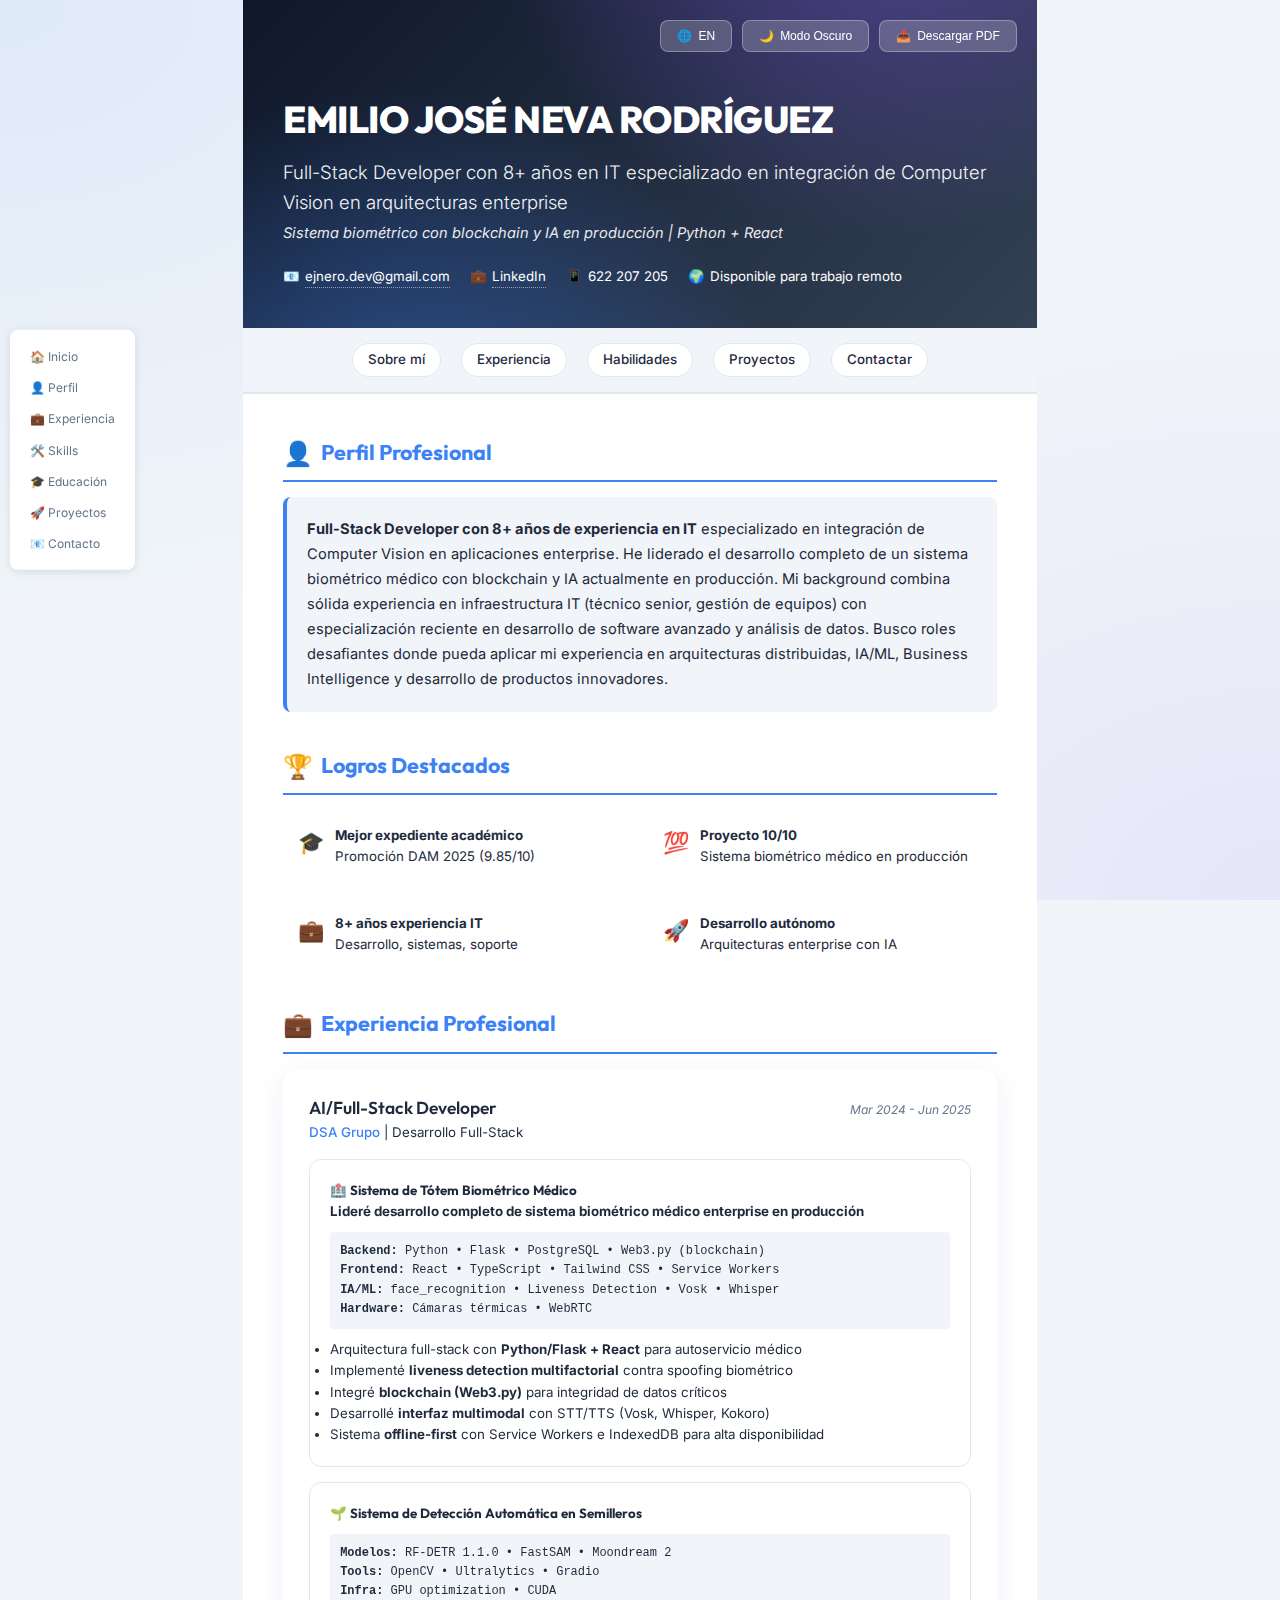
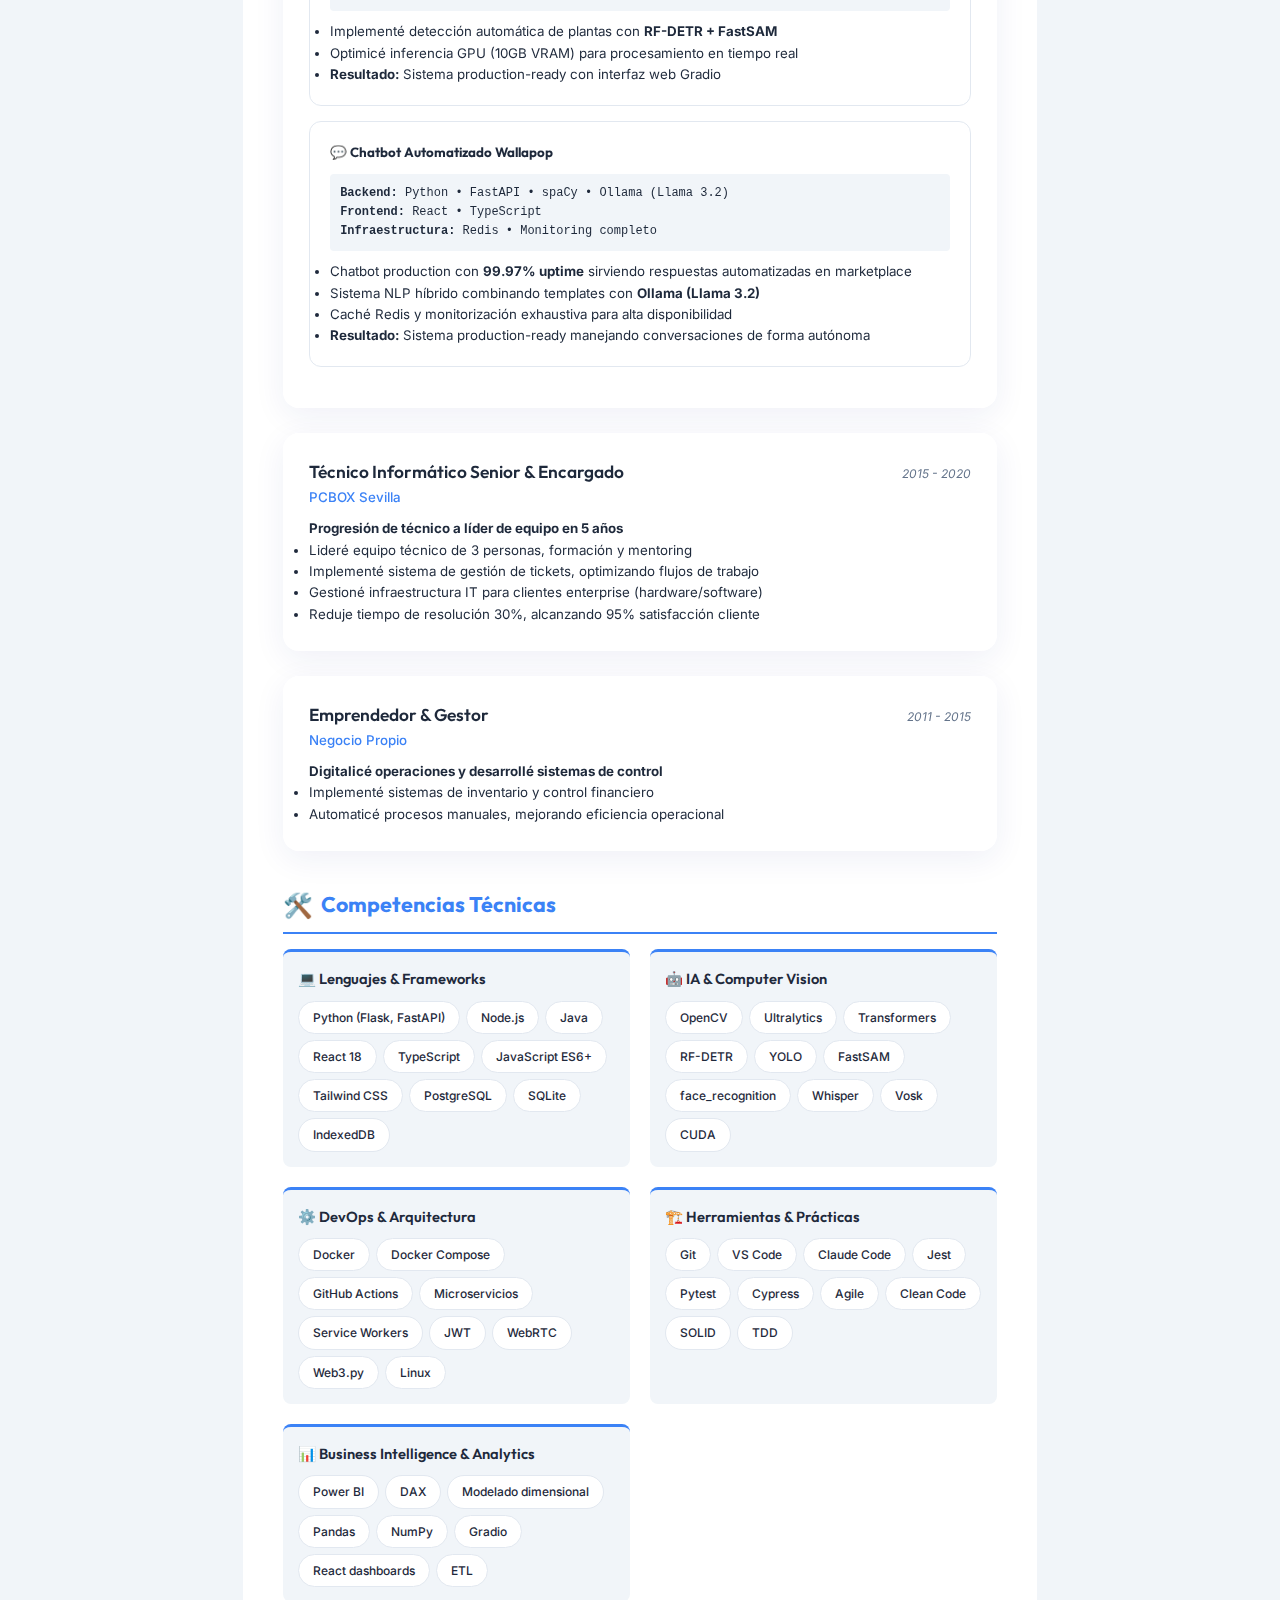
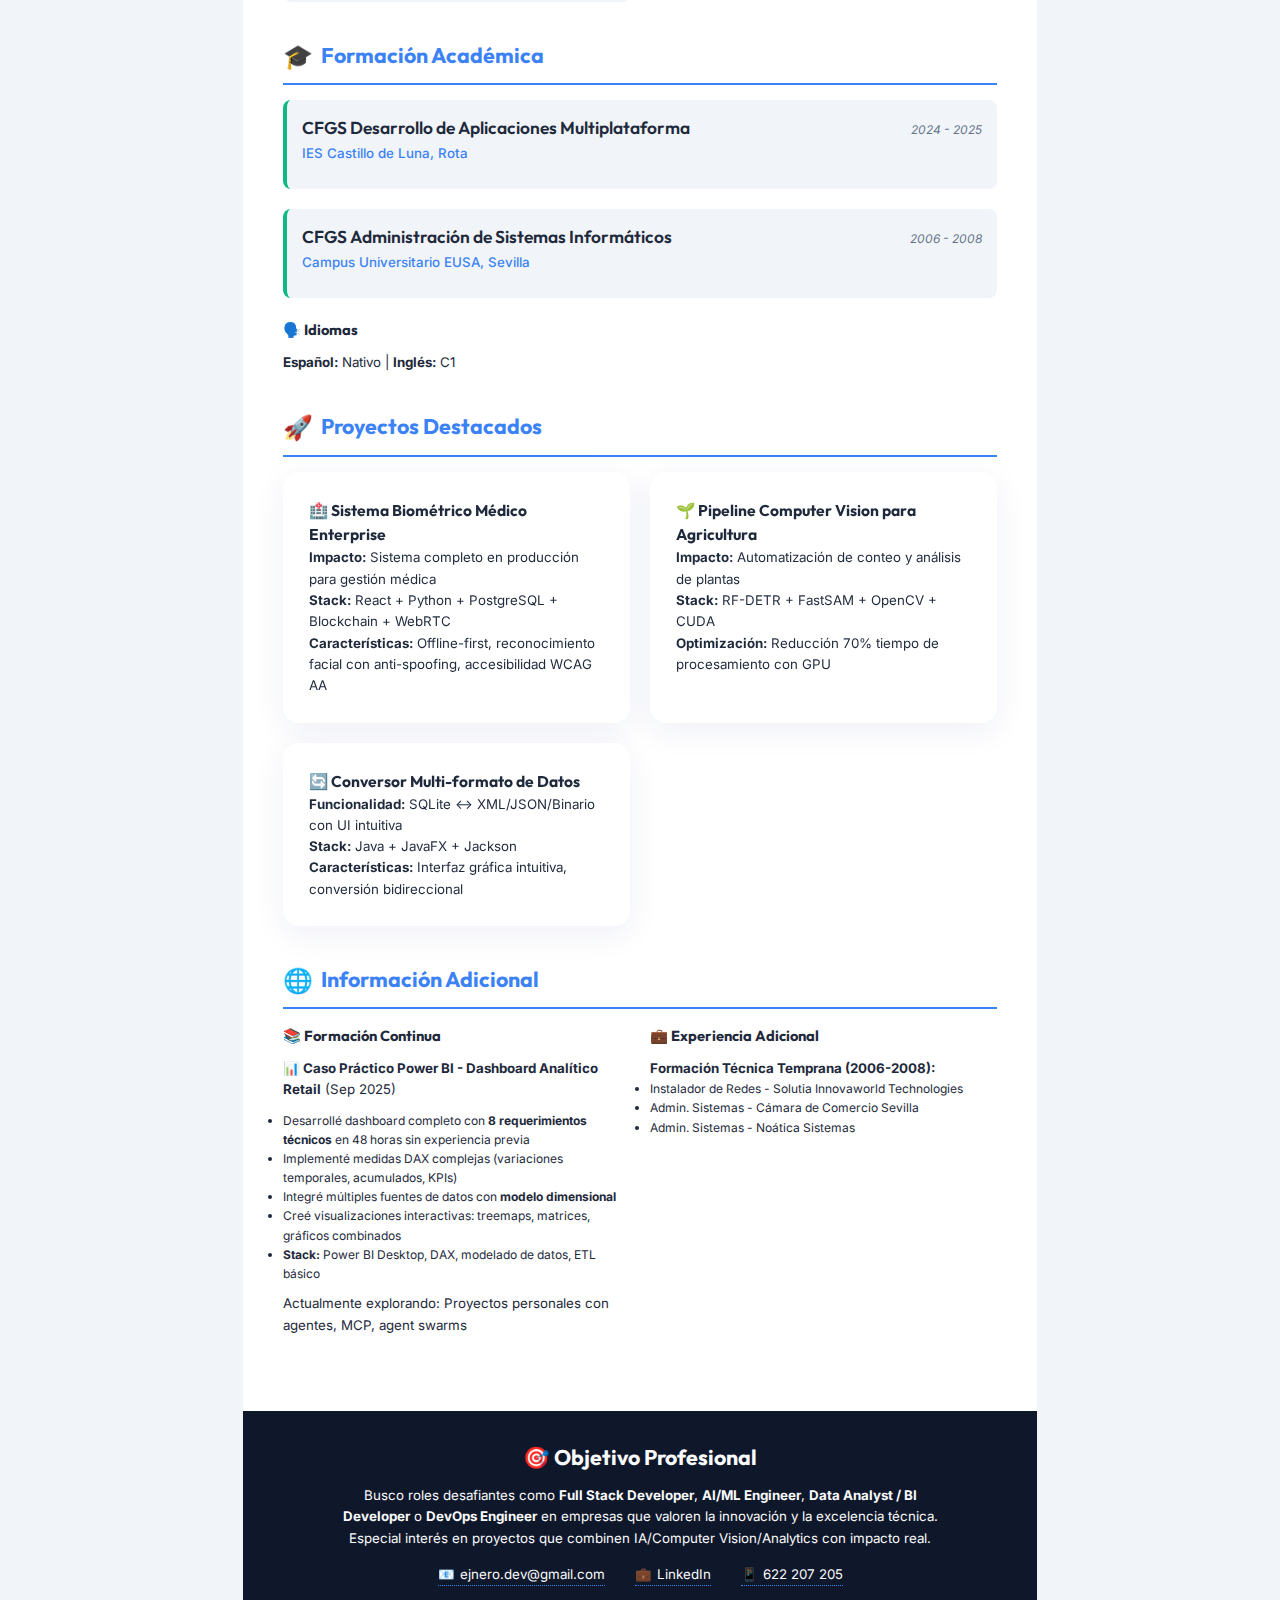
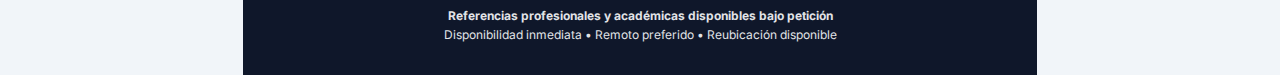
<file: index.html>
<!DOCTYPE html>
<html lang="es">
<head>
    <meta charset="UTF-8">
    <meta name="viewport" content="width=device-width, initial-scale=1.0">
    <title>Emilio José Neva Rodríguez - Full-Stack Developer | Python + React + IA</title>

    <!-- SEO Meta Tags -->
    <meta name="description" content="Full-Stack Developer con 8+ años en IT especializado en Computer Vision y arquitecturas enterprise. Sistema biométrico médico con blockchain en producción. Python, React, IA/ML.">
    <meta name="keywords" content="Full-Stack Developer, Python, React, Computer Vision, IA, Machine Learning, Blockchain, Flask, PostgreSQL, TypeScript, OpenCV, Cádiz, desarrollo software">
    <meta name="author" content="Emilio José Neva Rodríguez">
    <meta name="robots" content="index, follow">

    <!-- Open Graph / LinkedIn -->
    <meta property="og:type" content="profile">
    <meta property="og:title" content="Emilio José Neva Rodríguez - Full-Stack Developer | Python + React + IA">
    <meta property="og:description" content="Full-Stack Developer con 8+ años en IT. Sistema biométrico médico enterprise en producción con Python, React, Computer Vision y Blockchain.">
    <meta property="og:url" content="https://ejnero-dev.github.io/cv/">
    <meta property="og:site_name" content="CV Emilio Neva">
    <meta property="og:locale" content="es_ES">

    <!-- Twitter Card -->
    <meta name="twitter:card" content="summary">
    <meta name="twitter:title" content="Emilio José Neva Rodríguez - Full-Stack Developer">
    <meta name="twitter:description" content="Full-Stack Developer con 8+ años en IT especializado en Computer Vision y arquitecturas enterprise.">

    <!-- Favicon -->
    <link rel="icon" type="image/svg+xml" href="data:image/svg+xml,<svg xmlns='http://www.w3.org/2000/svg' viewBox='0 0 100 100'><text y='.9em' font-size='90'>💼</text></svg>">

    <!-- Schema.org Structured Data -->
    <script type="application/ld+json">
    {
      "@context": "https://schema.org",
      "@type": "Person",
      "name": "Emilio José Neva Rodríguez",
      "jobTitle": "Full-Stack Developer",
      "description": "Full-Stack Developer con 8+ años en IT especializado en integración de Computer Vision en arquitecturas enterprise",
      "email": "ejnero.dev@gmail.com",
      "telephone": "+34622207205",
      "url": "https://ejnero-dev.github.io/cv/",
      "address": {
        "@type": "PostalAddress",
        "addressLocality": "Rota",
        "addressRegion": "Cádiz",
        "addressCountry": "ES"
      },
      "sameAs": [
        "https://linkedin.com/in/emilioneva"
      ],
      "knowsAbout": [
        "Python",
        "React",
        "Computer Vision",
        "Machine Learning",
        "Flask",
        "PostgreSQL",
        "TypeScript",
        "OpenCV",
        "Blockchain",
        "Full-Stack Development",
        "Power BI",
        "Data Analysis"
      ],
      "alumniOf": [
        {
          "@type": "EducationalOrganization",
          "name": "IES Castillo de Luna",
          "location": "Rota, Cádiz"
        },
        {
          "@type": "EducationalOrganization",
          "name": "Campus Universitario EUSA",
          "location": "Sevilla"
        }
      ],
      "worksFor": {
        "@type": "Organization",
        "name": "DSA Grupo"
      },
      "hasOccupation": {
        "@type": "Occupation",
        "name": "AI/Full-Stack Developer",
        "skills": "Python, Flask, React, TypeScript, Computer Vision, Machine Learning, Blockchain, Power BI"
      }
    }
    </script>

    <!-- Google Analytics (opcional) -->
    <!-- Descomenta y añade tu ID de Google Analytics si quieres tracking:
    <script async src="https://www.googletagmanager.com/gtag/js?id=G-XXXXXXXXXX"></script>
    <script>
      window.dataLayer = window.dataLayer || [];
      function gtag(){dataLayer.push(arguments);}
      gtag('js', new Date());
      gtag('config', 'G-XXXXXXXXXX');
    </script>
    -->

    <link rel="stylesheet" href="styles.css">
</head>
<body>
    <!-- Navegación lateral -->
    <nav class="nav-sidebar" id="nav" aria-label="Navegación principal">
        <a href="#inicio" aria-label="Ir al inicio"><span aria-hidden="true">🏠</span> Inicio</a>
        <a href="#perfil" aria-label="Ir al perfil profesional"><span aria-hidden="true">👤</span> Perfil</a>
        <a href="#experiencia" aria-label="Ir a experiencia profesional"><span aria-hidden="true">💼</span> Experiencia</a>
        <a href="#skills" aria-label="Ir a habilidades técnicas"><span aria-hidden="true">🛠️</span> Skills</a>
        <a href="#educacion" aria-label="Ir a formación académica"><span aria-hidden="true">🎓</span> Educación</a>
        <a href="#proyectos" aria-label="Ir a proyectos destacados"><span aria-hidden="true">🚀</span> Proyectos</a>
        <a href="#contacto" aria-label="Ir a información de contacto"><span aria-hidden="true">📧</span> Contacto</a>
    </nav>

    <div class="container">
        <!-- Header -->
        <header class="header" id="inicio">
            <div class="header-actions">
                <button class="action-btn" onclick="window.location.href='CV_Emilio_EN.html'" aria-label="Switch to English">
                    <span>🌐</span>
                    <span>EN</span>
                </button>
                <button class="action-btn" id="theme-toggle" aria-label="Cambiar tema">
                    <span id="theme-icon">🌙</span>
                    <span id="theme-text">Modo Oscuro</span>
                </button>
                <button class="action-btn" id="download-pdf" aria-label="Descargar PDF">
                    <span>📥</span>
                    <span>Descargar PDF</span>
                </button>
            </div>
            <div class="header-content">
                <h1 class="name">EMILIO JOSÉ NEVA RODRÍGUEZ</h1>
                <p class="tagline">Full-Stack Developer con 8+ años en IT especializado en integración de Computer Vision en arquitecturas enterprise</p>
                <p class="subtitle">Sistema biométrico con blockchain y IA en producción | Python + React</p>
                <div class="contact-info">
                    <div class="contact-item">
                        <span aria-hidden="true">📧</span> <a href="mailto:ejnero.dev@gmail.com" aria-label="Enviar email a ejnero.dev@gmail.com">ejnero.dev@gmail.com</a>
                    </div>
                    <div class="contact-item">
                        <span aria-hidden="true">💼</span> <a href="https://linkedin.com/in/emilioneva" target="_blank" rel="noopener noreferrer" aria-label="Ver perfil de LinkedIn de Emilio Neva">LinkedIn</a>
                    </div>
                    <div class="contact-item">
                        <span aria-hidden="true">📱</span> <span>622 207 205</span>
                    </div>
                    <div class="contact-item">
                        <span aria-hidden="true">🌍</span> <span>Disponible para trabajo remoto</span>
                    </div>
                    <!-- <div class="contact-item">
                        🐙 <a href="https://github.com/ejnero.dev" target="_blank">GitHub</a>
                    </div> -->
                </div>
            </div>
        </header>

        <!-- Quick Links -->
        <nav class="quick-links" aria-label="Enlaces rápidos">
            <a href="#perfil" aria-label="Ir a sobre mí">Sobre mí</a>
            <a href="#experiencia" aria-label="Ir a experiencia profesional">Experiencia</a>
            <a href="#skills" aria-label="Ir a habilidades técnicas">Habilidades</a>
            <a href="#proyectos" aria-label="Ir a proyectos destacados">Proyectos</a>
            <a href="mailto:ejnero.dev@gmail.com" aria-label="Enviar email de contacto">Contactar</a>
        </nav>

        <!-- Content -->
        <div class="content">
            <!-- Profile Section -->
            <section class="section" id="perfil" aria-labelledby="perfil-heading">
                <h2 class="section-title" id="perfil-heading">
                    <span class="section-icon" aria-hidden="true">👤</span>
                    Perfil Profesional
                </h2>
                <div class="profile">
                    <strong>Full-Stack Developer con 8+ años de experiencia en IT</strong> especializado en integración de Computer Vision
                    en aplicaciones enterprise. He liderado el desarrollo completo de un sistema biométrico médico con blockchain y IA
                    actualmente en producción. Mi background combina sólida experiencia en infraestructura IT (técnico senior, gestión de equipos)
                    con especialización reciente en desarrollo de software avanzado y análisis de datos. Busco roles desafiantes donde pueda aplicar mi experiencia
                    en arquitecturas distribuidas, IA/ML, Business Intelligence y desarrollo de productos innovadores.
                </div>
            </section>

            <!-- Highlights -->
            <section class="section" aria-labelledby="logros-heading">
                <h2 class="section-title" id="logros-heading">
                    <span class="section-icon" aria-hidden="true">🏆</span>
                    Logros Destacados
                </h2>
                <div class="highlights">
                    <div class="highlight-item">
                        <span class="highlight-icon" aria-hidden="true">🎓</span>
                        <div>
                            <strong>Mejor expediente académico</strong><br>
                            Promoción DAM 2025 (9.85/10)
                        </div>
                    </div>
                    <div class="highlight-item">
                        <span class="highlight-icon" aria-hidden="true">💯</span>
                        <div>
                            <strong>Proyecto 10/10</strong><br>
                            Sistema biométrico médico en producción
                        </div>
                    </div>
                    <div class="highlight-item">
                        <span class="highlight-icon" aria-hidden="true">💼</span>
                        <div>
                            <strong>8+ años experiencia IT</strong><br>
                            Desarrollo, sistemas, soporte
                        </div>
                    </div>
                    <div class="highlight-item">
                        <span class="highlight-icon" aria-hidden="true">🚀</span>
                        <div>
                            <strong>Desarrollo autónomo</strong><br>
                            Arquitecturas enterprise con IA
                        </div>
                    </div>
                </div>
            </section>

            <!-- Experience Section -->
            <section class="section" id="experiencia" aria-labelledby="experiencia-heading">
                <h2 class="section-title" id="experiencia-heading">
                    <span class="section-icon" aria-hidden="true">💼</span>
                    Experiencia Profesional
                </h2>
                
                <div class="experience-item">
                    <div class="job-header">
                        <div>
                            <h3 class="job-title">AI/Full-Stack Developer</h3>
                            <span class="company">DSA Grupo</span> | Desarrollo Full-Stack
                        </div>
                        <span class="date">Mar 2024 - Jun 2025</span>
                    </div>
                    
                    <div class="project-box">
                        <h4>🏥 Sistema de Tótem Biométrico Médico</h4>
                        <p><strong>Lideré desarrollo completo de sistema biométrico médico enterprise en producción</strong></p>
                        <div class="tech-stack">
                            <strong>Backend:</strong> Python • Flask • PostgreSQL • Web3.py (blockchain)<br>
                            <strong>Frontend:</strong> React • TypeScript • Tailwind CSS • Service Workers<br>
                            <strong>IA/ML:</strong> face_recognition • Liveness Detection • Vosk • Whisper<br>
                            <strong>Hardware:</strong> Cámaras térmicas • WebRTC
                        </div>
                        <ul>
                            <li>Arquitectura full-stack con <strong>Python/Flask + React</strong> para autoservicio médico</li>
                            <li>Implementé <strong>liveness detection multifactorial</strong> contra spoofing biométrico</li>
                            <li>Integré <strong>blockchain (Web3.py)</strong> para integridad de datos críticos</li>
                            <li>Desarrollé <strong>interfaz multimodal</strong> con STT/TTS (Vosk, Whisper, Kokoro)</li>
                            <li>Sistema <strong>offline-first</strong> con Service Workers e IndexedDB para alta disponibilidad</li>
                        </ul>
                    </div>
                    
                    <div class="project-box">
                        <h4>🌱 Sistema de Detección Automática en Semilleros</h4>
                        <div class="tech-stack">
                            <strong>Modelos:</strong> RF-DETR 1.1.0 • FastSAM • Moondream 2<br>
                            <strong>Tools:</strong> OpenCV • Ultralytics • Gradio<br>
                            <strong>Infra:</strong> GPU optimization • CUDA
                        </div>
                        <ul>
                            <li>Implementé detección automática de plantas con <strong>RF-DETR + FastSAM</strong></li>
                            <li>Optimicé inferencia GPU (10GB VRAM) para procesamiento en tiempo real</li>
                            <li><strong>Resultado:</strong> Sistema production-ready con interfaz web Gradio</li>
                        </ul>
                    </div>

                    <div class="project-box">
                        <h4>💬 Chatbot Automatizado Wallapop</h4>
                        <div class="tech-stack">
                            <strong>Backend:</strong> Python • FastAPI • spaCy • Ollama (Llama 3.2)<br>
                            <strong>Frontend:</strong> React • TypeScript<br>
                            <strong>Infraestructura:</strong> Redis • Monitoring completo
                        </div>
                        <ul>
                            <li>Chatbot production con <strong>99.97% uptime</strong> sirviendo respuestas automatizadas en marketplace</li>
                            <li>Sistema NLP híbrido combinando templates con <strong>Ollama (Llama 3.2)</strong></li>
                            <li>Caché Redis y monitorización exhaustiva para alta disponibilidad</li>
                            <li><strong>Resultado:</strong> Sistema production-ready manejando conversaciones de forma autónoma</li>
                        </ul>
                    </div>
                </div>

                <div class="experience-item">
                    <div class="job-header">
                        <div>
                            <h3 class="job-title">Técnico Informático Senior & Encargado</h3>
                            <span class="company">PCBOX Sevilla</span>
                        </div>
                        <span class="date">2015 - 2020</span>
                    </div>
                    <p><strong>Progresión de técnico a líder de equipo en 5 años</strong></p>
                    <ul>
                        <li>Lideré equipo técnico de 3 personas, formación y mentoring</li>
                        <li>Implementé sistema de gestión de tickets, optimizando flujos de trabajo</li>
                        <li>Gestioné infraestructura IT para clientes enterprise (hardware/software)</li>
                        <li>Reduje tiempo de resolución 30%, alcanzando 95% satisfacción cliente</li>
                    </ul>
                </div>
                
                <div class="experience-item">
                    <div class="job-header">
                        <div>
                            <h3 class="job-title">Emprendedor & Gestor</h3>
                            <span class="company">Negocio Propio</span>
                        </div>
                        <span class="date">2011 - 2015</span>
                    </div>
                    <p><strong>Digitalicé operaciones y desarrollé sistemas de control</strong></p>
                    <ul>
                        <li>Implementé sistemas de inventario y control financiero</li>
                        <li>Automaticé procesos manuales, mejorando eficiencia operacional</li>
                    </ul>
                </div>
            </section>

            <!-- Skills Section -->
            <section class="section" id="skills" aria-labelledby="skills-heading">
                <h2 class="section-title" id="skills-heading">
                    <span class="section-icon" aria-hidden="true">🛠️</span>
                    Competencias Técnicas
                </h2>
                <div class="skills-grid">
                    <div class="skill-category">
                        <h3>💻 Lenguajes & Frameworks</h3>
                        <div class="skill-tags">
                            <span class="skill-tag">Python (Flask, FastAPI)</span>
                            <span class="skill-tag">Node.js</span>
                            <span class="skill-tag">Java</span>
                            <span class="skill-tag">React 18</span>
                            <span class="skill-tag">TypeScript</span>
                            <span class="skill-tag">JavaScript ES6+</span>
                            <span class="skill-tag">Tailwind CSS</span>
                            <span class="skill-tag">PostgreSQL</span>
                            <span class="skill-tag">SQLite</span>
                            <span class="skill-tag">IndexedDB</span>
                        </div>
                    </div>
                    
                    <div class="skill-category">
                        <h3>🤖 IA & Computer Vision</h3>
                        <div class="skill-tags">
                            <span class="skill-tag">OpenCV</span>
                            <span class="skill-tag">Ultralytics</span>
                            <span class="skill-tag">Transformers</span>
                            <span class="skill-tag">RF-DETR</span>
                            <span class="skill-tag">YOLO</span>
                            <span class="skill-tag">FastSAM</span>
                            <span class="skill-tag">face_recognition</span>
                            <span class="skill-tag">Whisper</span>
                            <span class="skill-tag">Vosk</span>
                            <span class="skill-tag">CUDA</span>
                        </div>
                    </div>
                    
                    <div class="skill-category">
                        <h3>⚙️ DevOps & Arquitectura</h3>
                        <div class="skill-tags">
                            <span class="skill-tag">Docker</span>
                            <span class="skill-tag">Docker Compose</span>
                            <span class="skill-tag">GitHub Actions</span>
                            <span class="skill-tag">Microservicios</span>
                            <span class="skill-tag">Service Workers</span>
                            <span class="skill-tag">JWT</span>
                            <span class="skill-tag">WebRTC</span>
                            <span class="skill-tag">Web3.py</span>
                            <span class="skill-tag">Linux</span>
                        </div>
                    </div>
                    
                    <div class="skill-category">
                        <h3>🏗️ Herramientas & Prácticas</h3>
                        <div class="skill-tags">
                            <span class="skill-tag">Git</span>
                            <span class="skill-tag">VS Code</span>
                            <span class="skill-tag">Claude Code</span>
                            <span class="skill-tag">Jest</span>
                            <span class="skill-tag">Pytest</span>
                            <span class="skill-tag">Cypress</span>
                            <span class="skill-tag">Agile</span>
                            <span class="skill-tag">Clean Code</span>
                            <span class="skill-tag">SOLID</span>
                            <span class="skill-tag">TDD</span>
                        </div>
                    </div>

                    <div class="skill-category">
                        <h3>📊 Business Intelligence & Analytics</h3>
                        <div class="skill-tags">
                            <span class="skill-tag">Power BI</span>
                            <span class="skill-tag">DAX</span>
                            <span class="skill-tag">Modelado dimensional</span>
                            <span class="skill-tag">Pandas</span>
                            <span class="skill-tag">NumPy</span>
                            <span class="skill-tag">Gradio</span>
                            <span class="skill-tag">React dashboards</span>
                            <span class="skill-tag">ETL</span>
                        </div>
                    </div>
                </div>
            </section>

            <!-- Education Section -->
            <section class="section" id="educacion" aria-labelledby="educacion-heading">
                <h2 class="section-title" id="educacion-heading">
                    <span class="section-icon" aria-hidden="true">🎓</span>
                    Formación Académica
                </h2>
                
                <div class="education-item">
                    <div class="job-header">
                        <div>
                            <h3 class="job-title">CFGS Desarrollo de Aplicaciones Multiplataforma</h3>
                            <span class="company">IES Castillo de Luna, Rota</span>
                        </div>
                        <span class="date">2024 - 2025</span>
                    </div>
                </div>
                
                <div class="education-item">
                    <div class="job-header">
                        <div>
                            <h3 class="job-title">CFGS Administración de Sistemas Informáticos</h3>
                            <span class="company">Campus Universitario EUSA, Sevilla</span>
                        </div>
                        <span class="date">2006 - 2008</span>
                    </div>
                </div>
                
                <div style="margin-top: 15px;">
                    <h3 style="font-size: 11pt; margin-bottom: 10px;">🗣️ Idiomas</h3>
                    <p><strong>Español:</strong> Nativo | <strong>Inglés:</strong> C1</p>
                </div>
            </section>

            <!-- Projects Section -->
            <section class="section" id="proyectos" aria-labelledby="proyectos-heading">
                <h2 class="section-title" id="proyectos-heading">
                    <span class="section-icon" aria-hidden="true">🚀</span>
                    Proyectos Destacados
                </h2>
                <div class="project-grid">
                    <div class="project-card">
                        <h3>🏥 Sistema Biométrico Médico Enterprise</h3>
                        <p><strong>Impacto:</strong> Sistema completo en producción para gestión médica</p>
                        <p><strong>Stack:</strong> React + Python + PostgreSQL + Blockchain + WebRTC</p>
                        <p><strong>Características:</strong> Offline-first, reconocimiento facial con anti-spoofing, accesibilidad WCAG AA</p>
                    </div>
                    
                    <div class="project-card">
                        <h3>🌱 Pipeline Computer Vision para Agricultura</h3>
                        <p><strong>Impacto:</strong> Automatización de conteo y análisis de plantas</p>
                        <p><strong>Stack:</strong> RF-DETR + FastSAM + OpenCV + CUDA</p>
                        <p><strong>Optimización:</strong> Reducción 70% tiempo de procesamiento con GPU</p>
                    </div>
                    
                    <div class="project-card">
                        <h3>🔄 Conversor Multi-formato de Datos</h3>
                        <p><strong>Funcionalidad:</strong> SQLite ↔ XML/JSON/Binario con UI intuitiva</p>
                        <p><strong>Stack:</strong> Java + JavaFX + Jackson</p>
                        <p><strong>Características:</strong> Interfaz gráfica intuitiva, conversión bidireccional</p>
                    </div>
                </div>
            </section>

            <!-- Additional Info -->
            <section class="section" aria-labelledby="info-adicional-heading">
                <h2 class="section-title" id="info-adicional-heading">
                    <span class="section-icon" aria-hidden="true">🌐</span>
                    Información Adicional
                </h2>
                <div style="display: grid; grid-template-columns: repeat(auto-fit, minmax(250px, 1fr)); gap: 20px;">
                    <div>
                        <h3 style="font-size: 11pt; margin-bottom: 10px;">📚 Formación Continua</h3>
                        <p style="margin-bottom: 10px;"><strong>📊 Caso Práctico Power BI - Dashboard Analítico Retail</strong> (Sep 2025)</p>
                        <ul style="font-size: 9pt; margin-bottom: 10px;">
                            <li>Desarrollé dashboard completo con <strong>8 requerimientos técnicos</strong> en 48 horas sin experiencia previa</li>
                            <li>Implementé medidas DAX complejas (variaciones temporales, acumulados, KPIs)</li>
                            <li>Integré múltiples fuentes de datos con <strong>modelo dimensional</strong></li>
                            <li>Creé visualizaciones interactivas: treemaps, matrices, gráficos combinados</li>
                            <li><strong>Stack:</strong> Power BI Desktop, DAX, modelado de datos, ETL básico</li>
                        </ul>
                        <p>Actualmente explorando: Proyectos personales con agentes, MCP, agent swarms</p>
                    </div>
                    <div>
                        <h3 style="font-size: 11pt; margin-bottom: 10px;">💼 Experiencia Adicional</h3>
                        <p><strong>Formación Técnica Temprana (2006-2008):</strong></p>
                        <ul style="font-size: 9pt;">
                            <li>Instalador de Redes - Solutia Innovaworld Technologies</li>
                            <li>Admin. Sistemas - Cámara de Comercio Sevilla</li>
                            <li>Admin. Sistemas - Noática Sistemas</li>
                        </ul>
                    </div>
                </div>
            </section>
        </div>

        <!-- Footer -->
        <footer class="footer" id="contacto">
            <h2 style="font-size: 16pt; margin-bottom: 10px;">🎯 Objetivo Profesional</h2>
            <p style="max-width: 600px; margin: 0 auto; line-height: 1.6;">
                Busco roles desafiantes como <strong>Full Stack Developer</strong>, <strong>AI/ML Engineer</strong>,
                <strong>Data Analyst / BI Developer</strong> o <strong>DevOps Engineer</strong> en empresas que valoren la innovación y la excelencia técnica.
                Especial interés en proyectos que combinen IA/Computer Vision/Analytics con impacto real.
            </p>
            
            <div class="footer-links">
                <a href="mailto:ejnero.dev@gmail.com" aria-label="Enviar email a ejnero.dev@gmail.com">
                    <span aria-hidden="true">📧</span> ejnero.dev@gmail.com
                </a>
                <a href="https://linkedin.com/in/emilioneva" target="_blank" rel="noopener noreferrer" aria-label="Ver perfil de LinkedIn de Emilio Neva">
                    <span aria-hidden="true">💼</span> LinkedIn
                </a>
                <a href="tel:+34622207205" aria-label="Llamar al 622 207 205">
                    <span aria-hidden="true">📱</span> 622 207 205
                </a>
                <!-- <a href="https://github.com/ejnero" target="_blank">
                    🐙 GitHub
                </a> -->
            </div>
            
            <p style="margin-top: 20px; font-size: 9pt; opacity: 0.9;">
                <strong>Referencias profesionales y académicas disponibles bajo petición</strong><br>
                Disponibilidad inmediata • Remoto preferido • Reubicación disponible
            </p>
        </footer>
    </div>

    <script src="script.js"></script>
</body>
</html>
</file>
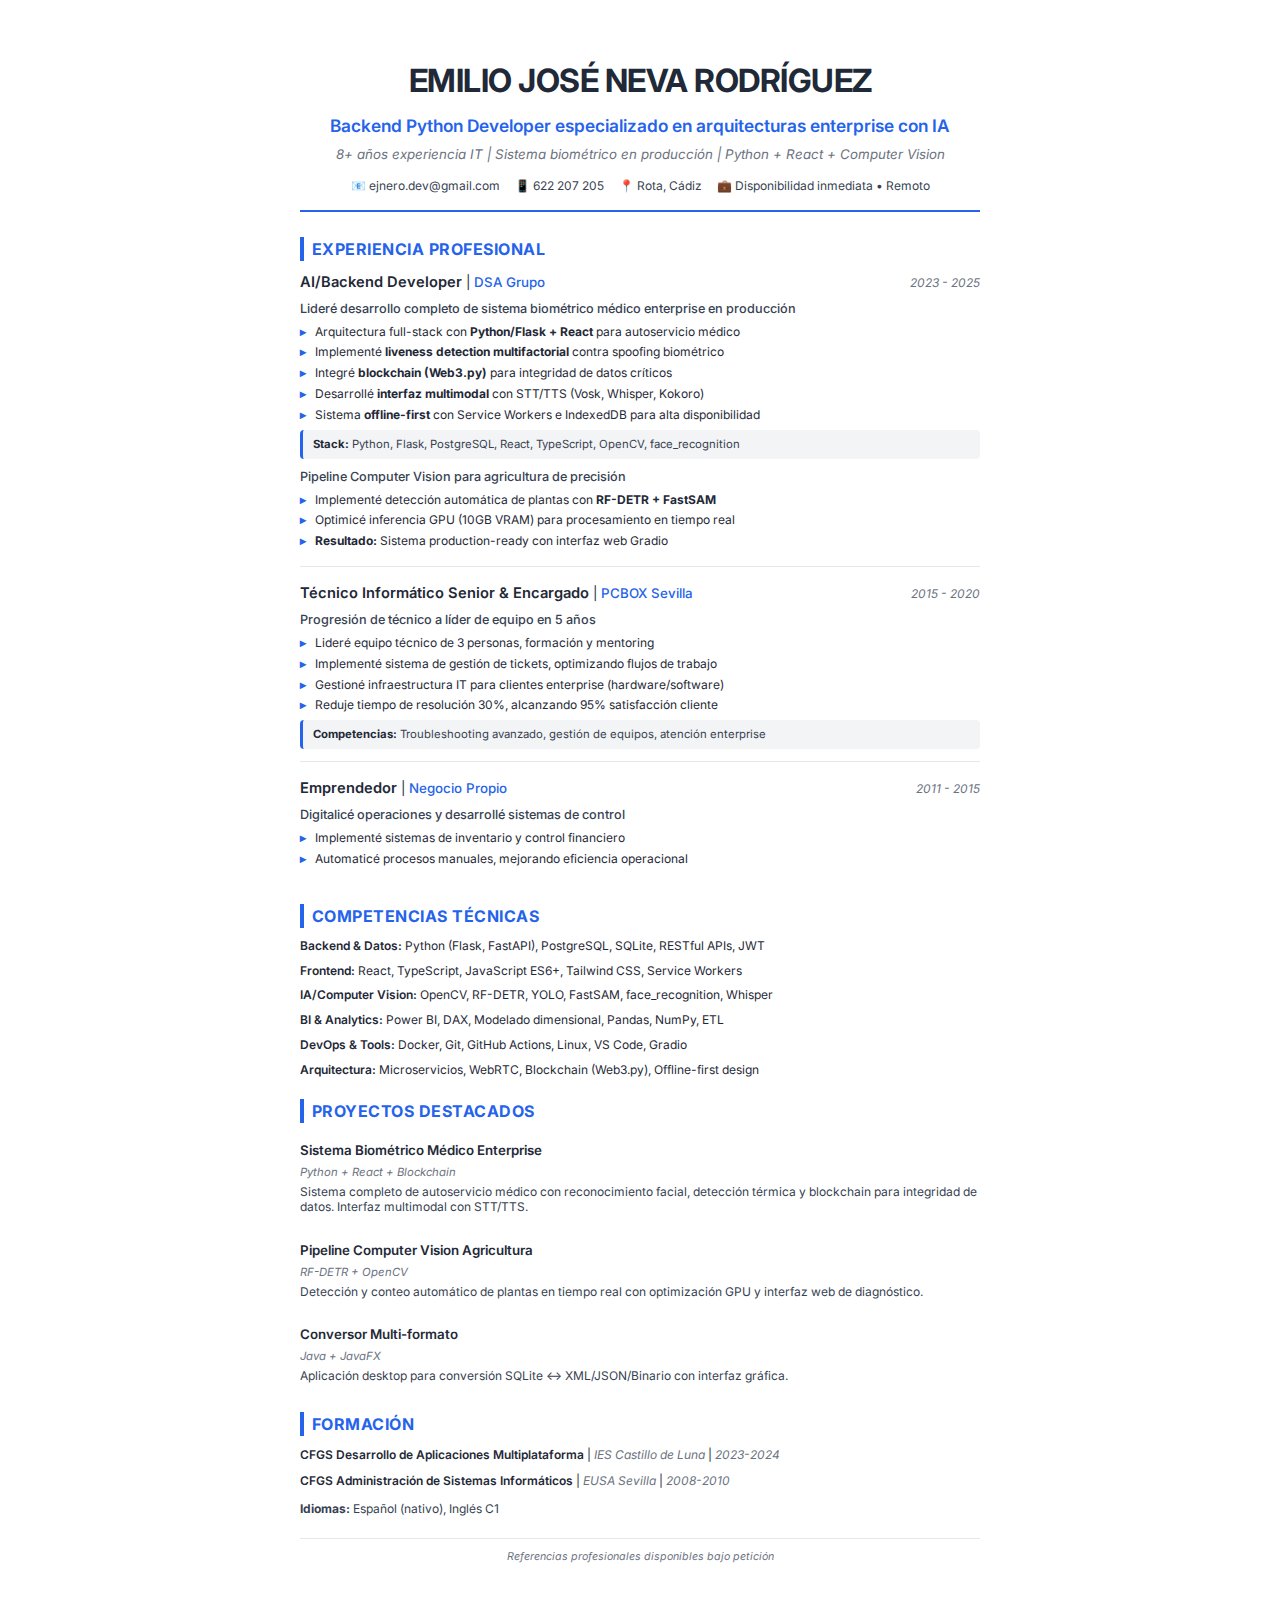
<file: CV_EMILIO_DEFINITIVO.html>
<!DOCTYPE html>
<html lang="es">
<head>
    <meta charset="UTF-8">
    <meta name="viewport" content="width=device-width, initial-scale=1.0">
    <title>CV - Emilio José Neva Rodríguez - Backend Python Developer</title>
    <style>
        @import url('https://fonts.googleapis.com/css2?family=Inter:wght@400;500;600;700&display=swap');
        
        * {
            margin: 0;
            padding: 0;
            box-sizing: border-box;
        }
        
        body {
            font-family: 'Inter', -apple-system, BlinkMacSystemFont, 'Segoe UI', sans-serif;
            line-height: 1.5;
            color: #1f2937;
            background: #fff;
            font-size: 10pt;
        }
        
        .container {
            max-width: 210mm;
            margin: 0 auto;
            padding: 15mm;
            background: white;
            min-height: 297mm;
        }
        
        /* Header */
        .header {
            text-align: center;
            margin-bottom: 25px;
            padding-bottom: 15px;
            border-bottom: 2px solid #2563eb;
        }
        
        .name {
            font-size: 24pt;
            font-weight: 700;
            color: #1f2937;
            margin-bottom: 8px;
            letter-spacing: -0.5px;
        }
        
        .title {
            font-size: 13pt;
            font-weight: 600;
            color: #2563eb;
            margin-bottom: 6px;
        }
        
        .subtitle {
            font-size: 10pt;
            color: #6b7280;
            font-style: italic;
            margin-bottom: 12px;
        }
        
        .contact {
            font-size: 9pt;
            color: #374151;
            display: flex;
            justify-content: center;
            gap: 15px;
            flex-wrap: wrap;
        }
        
        .contact span {
            display: flex;
            align-items: center;
            gap: 4px;
        }
        
        /* Sections */
        .section {
            margin-bottom: 20px;
        }
        
        .section-title {
            font-size: 12pt;
            font-weight: 700;
            color: #2563eb;
            margin-bottom: 10px;
            text-transform: uppercase;
            letter-spacing: 0.5px;
            border-left: 4px solid #2563eb;
            padding-left: 8px;
        }
        
        /* Experience */
        .job {
            margin-bottom: 15px;
            padding-bottom: 12px;
            border-bottom: 1px solid #e5e7eb;
        }
        
        .job:last-child {
            border-bottom: none;
        }
        
        .job-header {
            display: flex;
            justify-content: space-between;
            align-items: baseline;
            margin-bottom: 6px;
            flex-wrap: wrap;
        }
        
        .job-title {
            font-size: 11pt;
            font-weight: 600;
            color: #1f2937;
        }
        
        .company {
            color: #2563eb;
            font-weight: 500;
        }
        
        .date {
            font-size: 9pt;
            color: #6b7280;
            font-style: italic;
        }
        
        .job-description {
            font-size: 9.5pt;
            color: #374151;
            margin-bottom: 6px;
            font-weight: 500;
        }
        
        .job-achievements {
            list-style: none;
            padding-left: 0;
        }
        
        .job-achievements li {
            position: relative;
            padding-left: 15px;
            margin-bottom: 4px;
            font-size: 9pt;
            line-height: 1.4;
        }
        
        .job-achievements li::before {
            content: '▸';
            position: absolute;
            left: 0;
            color: #2563eb;
            font-weight: bold;
        }
        
        .tech-stack {
            background: #f3f4f6;
            padding: 6px 10px;
            border-radius: 4px;
            font-size: 8.5pt;
            color: #374151;
            margin-top: 6px;
            border-left: 3px solid #2563eb;
        }
        
        .tech-stack strong {
            color: #1f2937;
        }
        
        /* Skills */
        .skills-grid {
            display: grid;
            grid-template-columns: 1fr;
            gap: 8px;
        }
        
        .skill-line {
            font-size: 9pt;
            line-height: 1.4;
        }
        
        .skill-line strong {
            color: #1f2937;
            font-weight: 600;
        }
        
        /* Projects */
        .project {
            margin-bottom: 10px;
            padding: 8px 0;
        }
        
        .project-title {
            font-size: 10pt;
            font-weight: 600;
            color: #1f2937;
            margin-bottom: 3px;
        }
        
        .project-tech {
            font-size: 8.5pt;
            color: #6b7280;
            font-style: italic;
            margin-bottom: 3px;
        }
        
        .project-description {
            font-size: 9pt;
            color: #374151;
            line-height: 1.3;
        }
        
        /* Education */
        .education-item {
            margin-bottom: 8px;
            font-size: 9pt;
        }
        
        .education-title {
            font-weight: 600;
            color: #1f2937;
        }
        
        .education-institution {
            color: #6b7280;
            font-style: italic;
        }
        
        /* Languages */
        .languages {
            font-size: 9pt;
            color: #374151;
        }
        
        /* Footer */
        .footer {
            margin-top: 20px;
            padding-top: 10px;
            border-top: 1px solid #e5e7eb;
            text-align: center;
            font-size: 8pt;
            color: #6b7280;
            font-style: italic;
        }
        
        /* Print styles */
        @media print {
            body {
                font-size: 9pt;
            }
            .container {
                padding: 10mm;
            }
            .job-achievements li {
                font-size: 8.5pt;
            }
        }
        
        /* Responsive */
        @media (max-width: 600px) {
            .container {
                padding: 15px;
            }
            .name {
                font-size: 20pt;
            }
            .title {
                font-size: 11pt;
            }
            .contact {
                flex-direction: column;
                gap: 5px;
            }
        }
    </style>
</head>
<body>
    <div class="container">
        <header class="header">
            <h1 class="name">EMILIO JOSÉ NEVA RODRÍGUEZ</h1>
            <div class="title">Backend Python Developer especializado en arquitecturas enterprise con IA</div>
            <div class="subtitle">8+ años experiencia IT | Sistema biométrico en producción | Python + React + Computer Vision</div>
            <div class="contact">
                <span>📧 ejnero.dev@gmail.com</span>
                <span>📱 622 207 205</span>
                <span>📍 Rota, Cádiz</span>
                <span>💼 Disponibilidad inmediata • Remoto</span>
            </div>
        </header>

        <section class="section">
            <h2 class="section-title">Experiencia Profesional</h2>
            
            <div class="job">
                <div class="job-header">
                    <div>
                        <span class="job-title">AI/Backend Developer</span> |
                        <span class="company">DSA Grupo</span>
                    </div>
                    <span class="date">2023 - 2025</span>
                </div>
                
                <div class="job-description">
                    Lideré desarrollo completo de sistema biométrico médico enterprise en producción
                </div>
                
                <ul class="job-achievements">
                    <li>Arquitectura full-stack con <strong>Python/Flask + React</strong> para autoservicio médico</li>
                    <li>Implementé <strong>liveness detection multifactorial</strong> contra spoofing biométrico</li>
                    <li>Integré <strong>blockchain (Web3.py)</strong> para integridad de datos críticos</li>
                    <li>Desarrollé <strong>interfaz multimodal</strong> con STT/TTS (Vosk, Whisper, Kokoro)</li>
                    <li>Sistema <strong>offline-first</strong> con Service Workers e IndexedDB para alta disponibilidad</li>
                </ul>
                
                <div class="tech-stack">
                    <strong>Stack:</strong> Python, Flask, PostgreSQL, React, TypeScript, OpenCV, face_recognition
                </div>
                
                <div style="margin-top: 8px;">
                    <div class="job-description">Pipeline Computer Vision para agricultura de precisión</div>
                    <ul class="job-achievements">
                        <li>Implementé detección automática de plantas con <strong>RF-DETR + FastSAM</strong></li>
                        <li>Optimicé inferencia GPU (10GB VRAM) para procesamiento en tiempo real</li>
                        <li><strong>Resultado:</strong> Sistema production-ready con interfaz web Gradio</li>
                    </ul>
                </div>
            </div>

            <div class="job">
                <div class="job-header">
                    <div>
                        <span class="job-title">Técnico Informático Senior & Encargado</span> | 
                        <span class="company">PCBOX Sevilla</span>
                    </div>
                    <span class="date">2015 - 2020</span>
                </div>
                
                <div class="job-description">Progresión de técnico a líder de equipo en 5 años</div>
                
                <ul class="job-achievements">
                    <li>Lideré equipo técnico de 3 personas, formación y mentoring</li>
                    <li>Implementé sistema de gestión de tickets, optimizando flujos de trabajo</li>
                    <li>Gestioné infraestructura IT para clientes enterprise (hardware/software)</li>
                    <li>Reduje tiempo de resolución 30%, alcanzando 95% satisfacción cliente</li>
                </ul>
                
                <div class="tech-stack">
                    <strong>Competencias:</strong> Troubleshooting avanzado, gestión de equipos, atención enterprise
                </div>
            </div>

            <div class="job">
                <div class="job-header">
                    <div>
                        <span class="job-title">Emprendedor</span> | 
                        <span class="company">Negocio Propio</span>
                    </div>
                    <span class="date">2011 - 2015</span>
                </div>
                
                <div class="job-description">Digitalicé operaciones y desarrollé sistemas de control</div>
                
                <ul class="job-achievements">
                    <li>Implementé sistemas de inventario y control financiero</li>
                    <li>Automaticé procesos manuales, mejorando eficiencia operacional</li>
                </ul>
            </div>
        </section>

        <section class="section">
            <h2 class="section-title">Competencias Técnicas</h2>
            <div class="skills-grid">
                <div class="skill-line"><strong>Backend & Datos:</strong> Python (Flask, FastAPI), PostgreSQL, SQLite, RESTful APIs, JWT</div>
                <div class="skill-line"><strong>Frontend:</strong> React, TypeScript, JavaScript ES6+, Tailwind CSS, Service Workers</div>
                <div class="skill-line"><strong>IA/Computer Vision:</strong> OpenCV, RF-DETR, YOLO, FastSAM, face_recognition, Whisper</div>
                <div class="skill-line"><strong>BI & Analytics:</strong> Power BI, DAX, Modelado dimensional, Pandas, NumPy, ETL</div>
                <div class="skill-line"><strong>DevOps & Tools:</strong> Docker, Git, GitHub Actions, Linux, VS Code, Gradio</div>
                <div class="skill-line"><strong>Arquitectura:</strong> Microservicios, WebRTC, Blockchain (Web3.py), Offline-first design</div>
            </div>
        </section>

        <section class="section">
            <h2 class="section-title">Proyectos Destacados</h2>
            
            <div class="project">
                <div class="project-title">Sistema Biométrico Médico Enterprise</div>
                <div class="project-tech">Python + React + Blockchain</div>
                <div class="project-description">
                    Sistema completo de autoservicio médico con reconocimiento facial, detección térmica y blockchain para integridad de datos. Interfaz multimodal con STT/TTS.
                </div>
            </div>
            
            <div class="project">
                <div class="project-title">Pipeline Computer Vision Agricultura</div>
                <div class="project-tech">RF-DETR + OpenCV</div>
                <div class="project-description">
                    Detección y conteo automático de plantas en tiempo real con optimización GPU y interfaz web de diagnóstico.
                </div>
            </div>
            
            <div class="project">
                <div class="project-title">Conversor Multi-formato</div>
                <div class="project-tech">Java + JavaFX</div>
                <div class="project-description">
                    Aplicación desktop para conversión SQLite ↔ XML/JSON/Binario con interfaz gráfica.
                </div>
            </div>
        </section>

        <section class="section">
            <h2 class="section-title">Formación</h2>
            <div class="education-item">
                <span class="education-title">CFGS Desarrollo de Aplicaciones Multiplataforma</span> | 
                <span class="education-institution">IES Castillo de Luna</span> | 
                <span class="date">2023-2024</span>
            </div>
            <div class="education-item">
                <span class="education-title">CFGS Administración de Sistemas Informáticos</span> | 
                <span class="education-institution">EUSA Sevilla</span> | 
                <span class="date">2008-2010</span>
            </div>
            
            <div class="languages" style="margin-top: 10px;">
                <strong>Idiomas:</strong> Español (nativo), Inglés C1
            </div>
        </section>

        <div class="footer">
            Referencias profesionales disponibles bajo petición
        </div>
    </div>
</body>
</html>
</file>
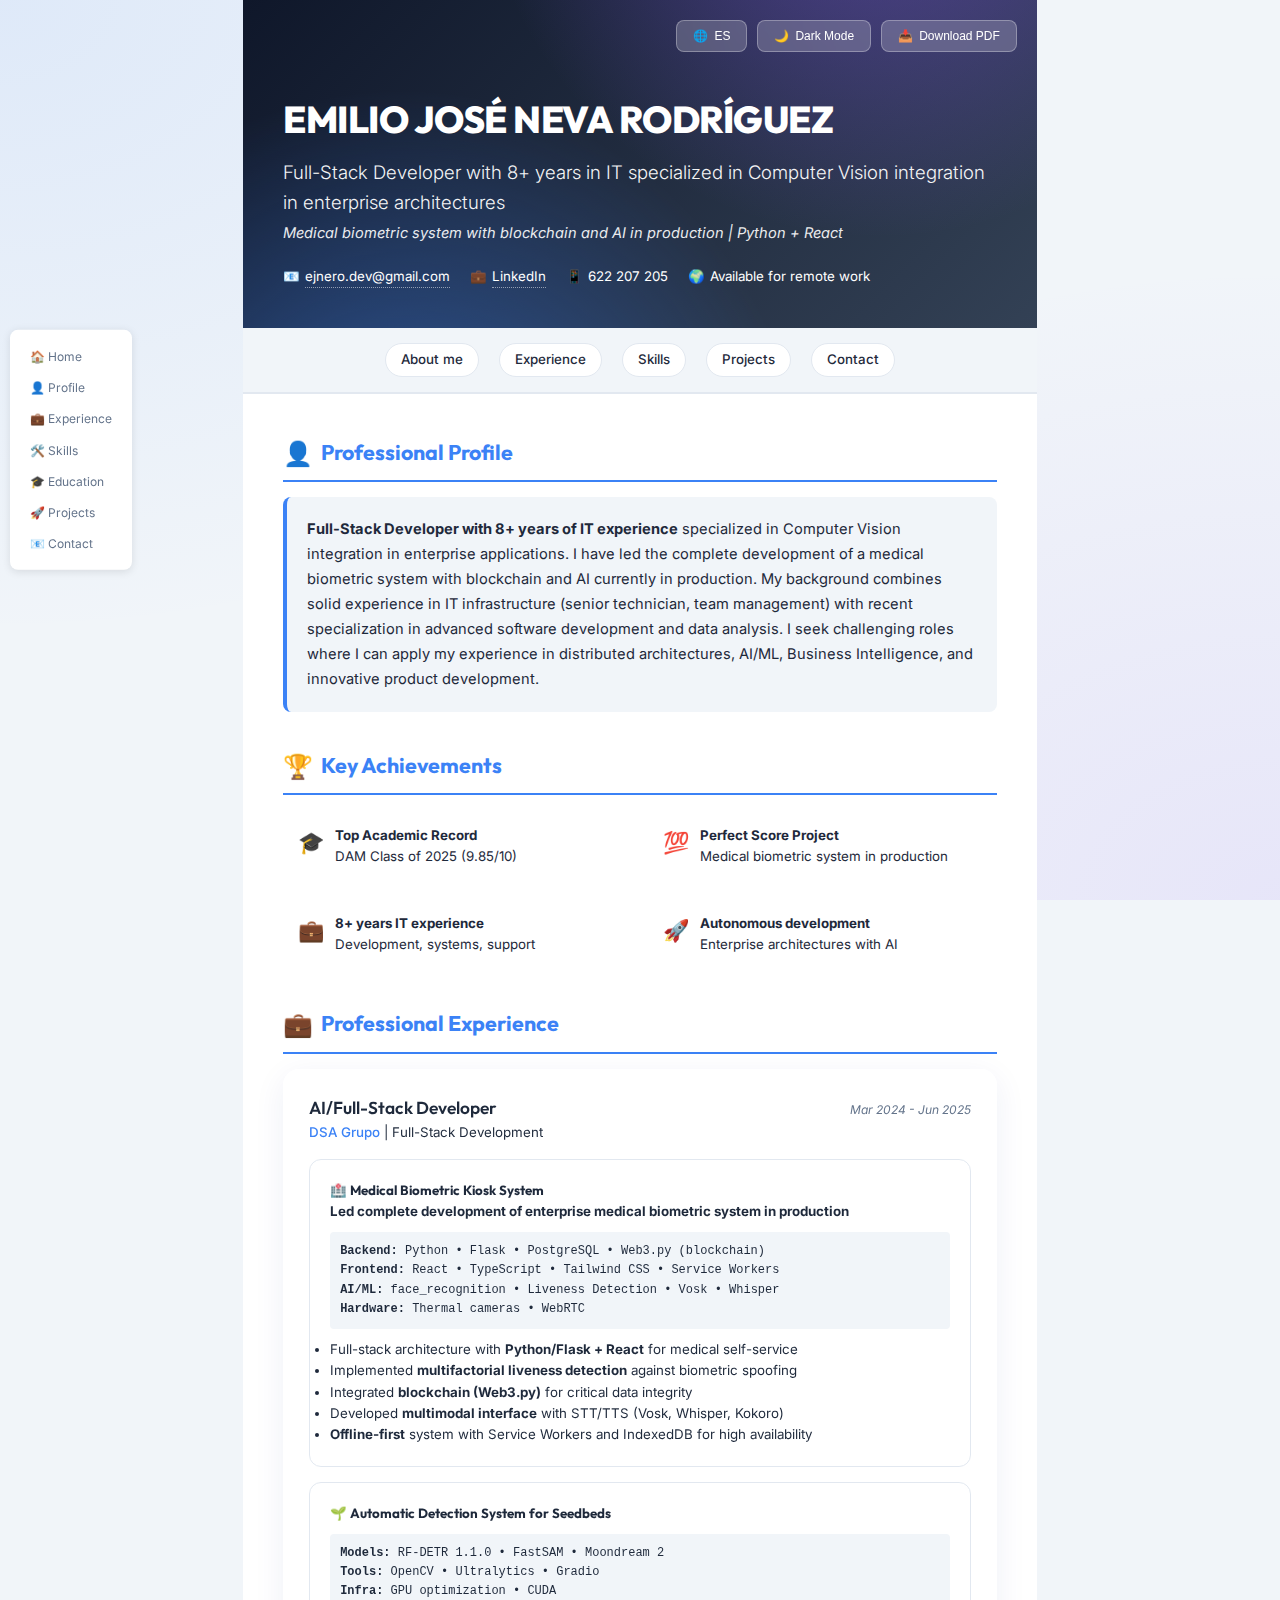
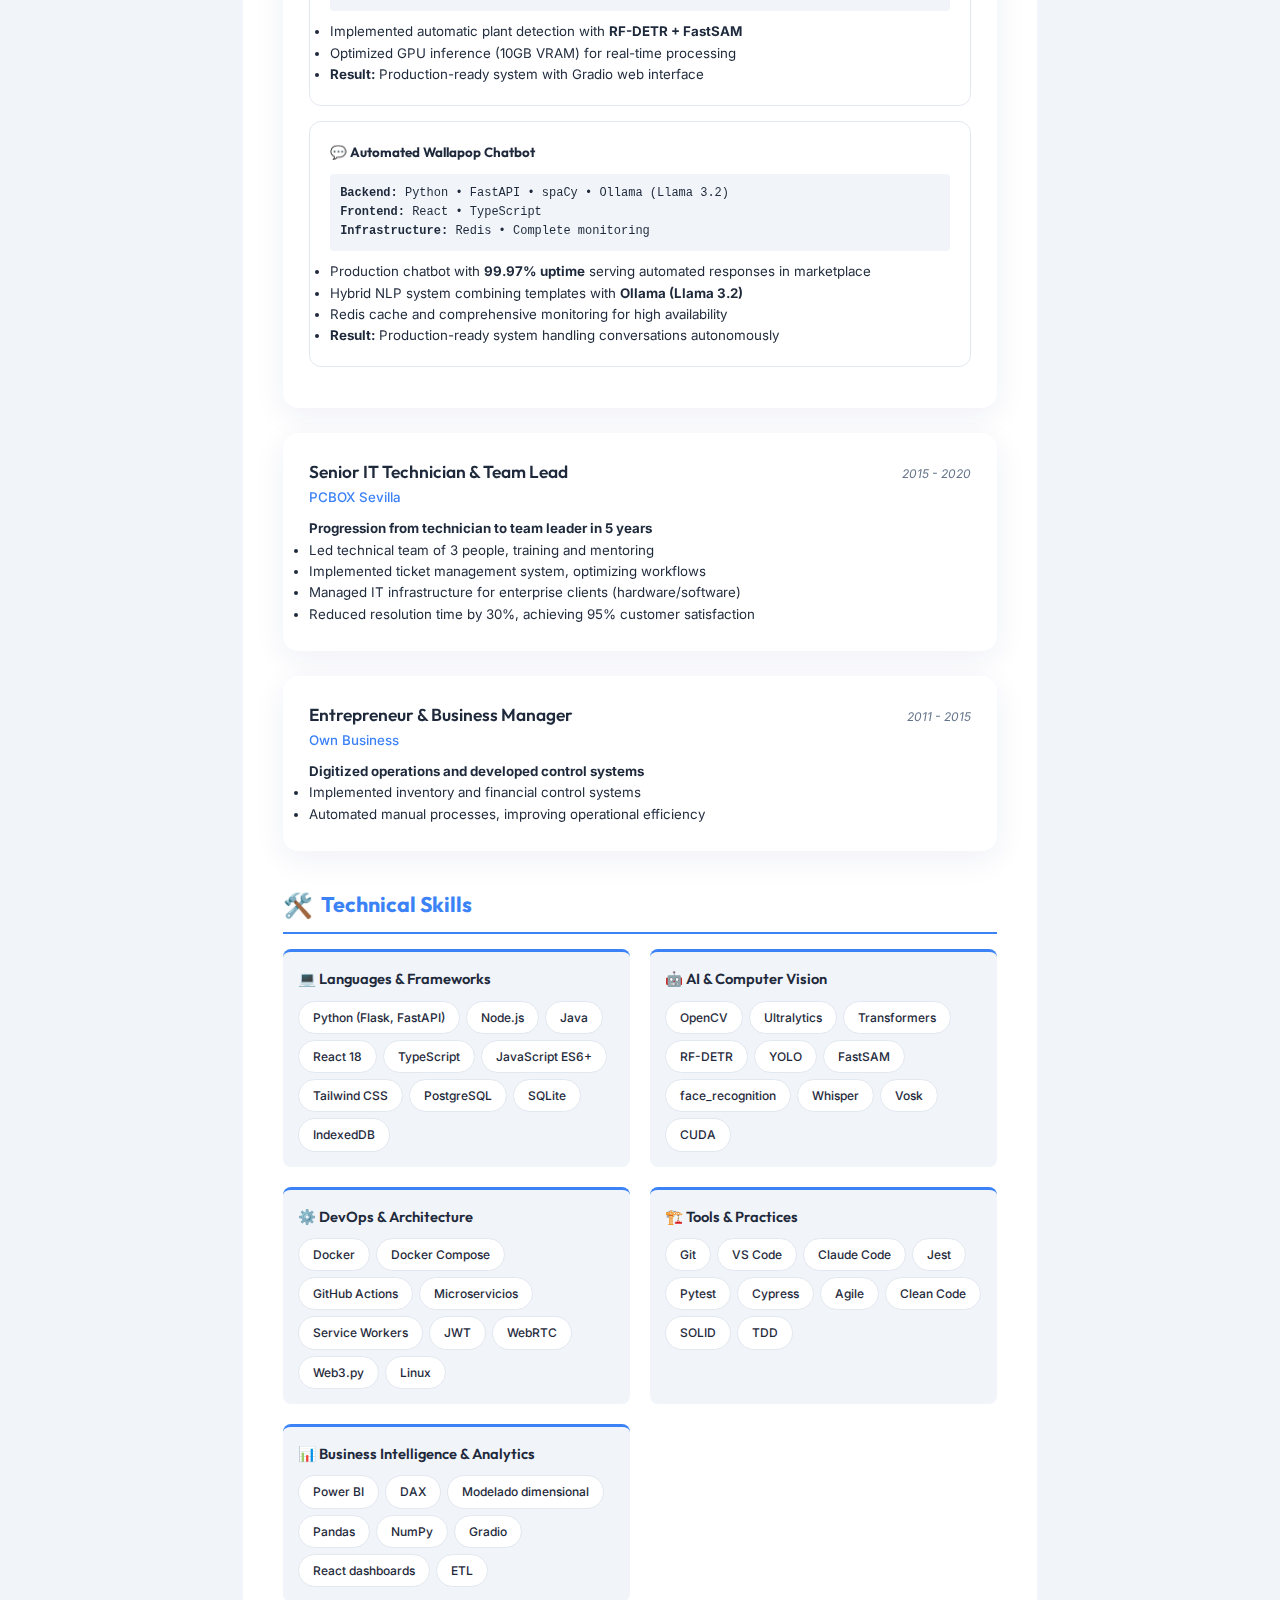
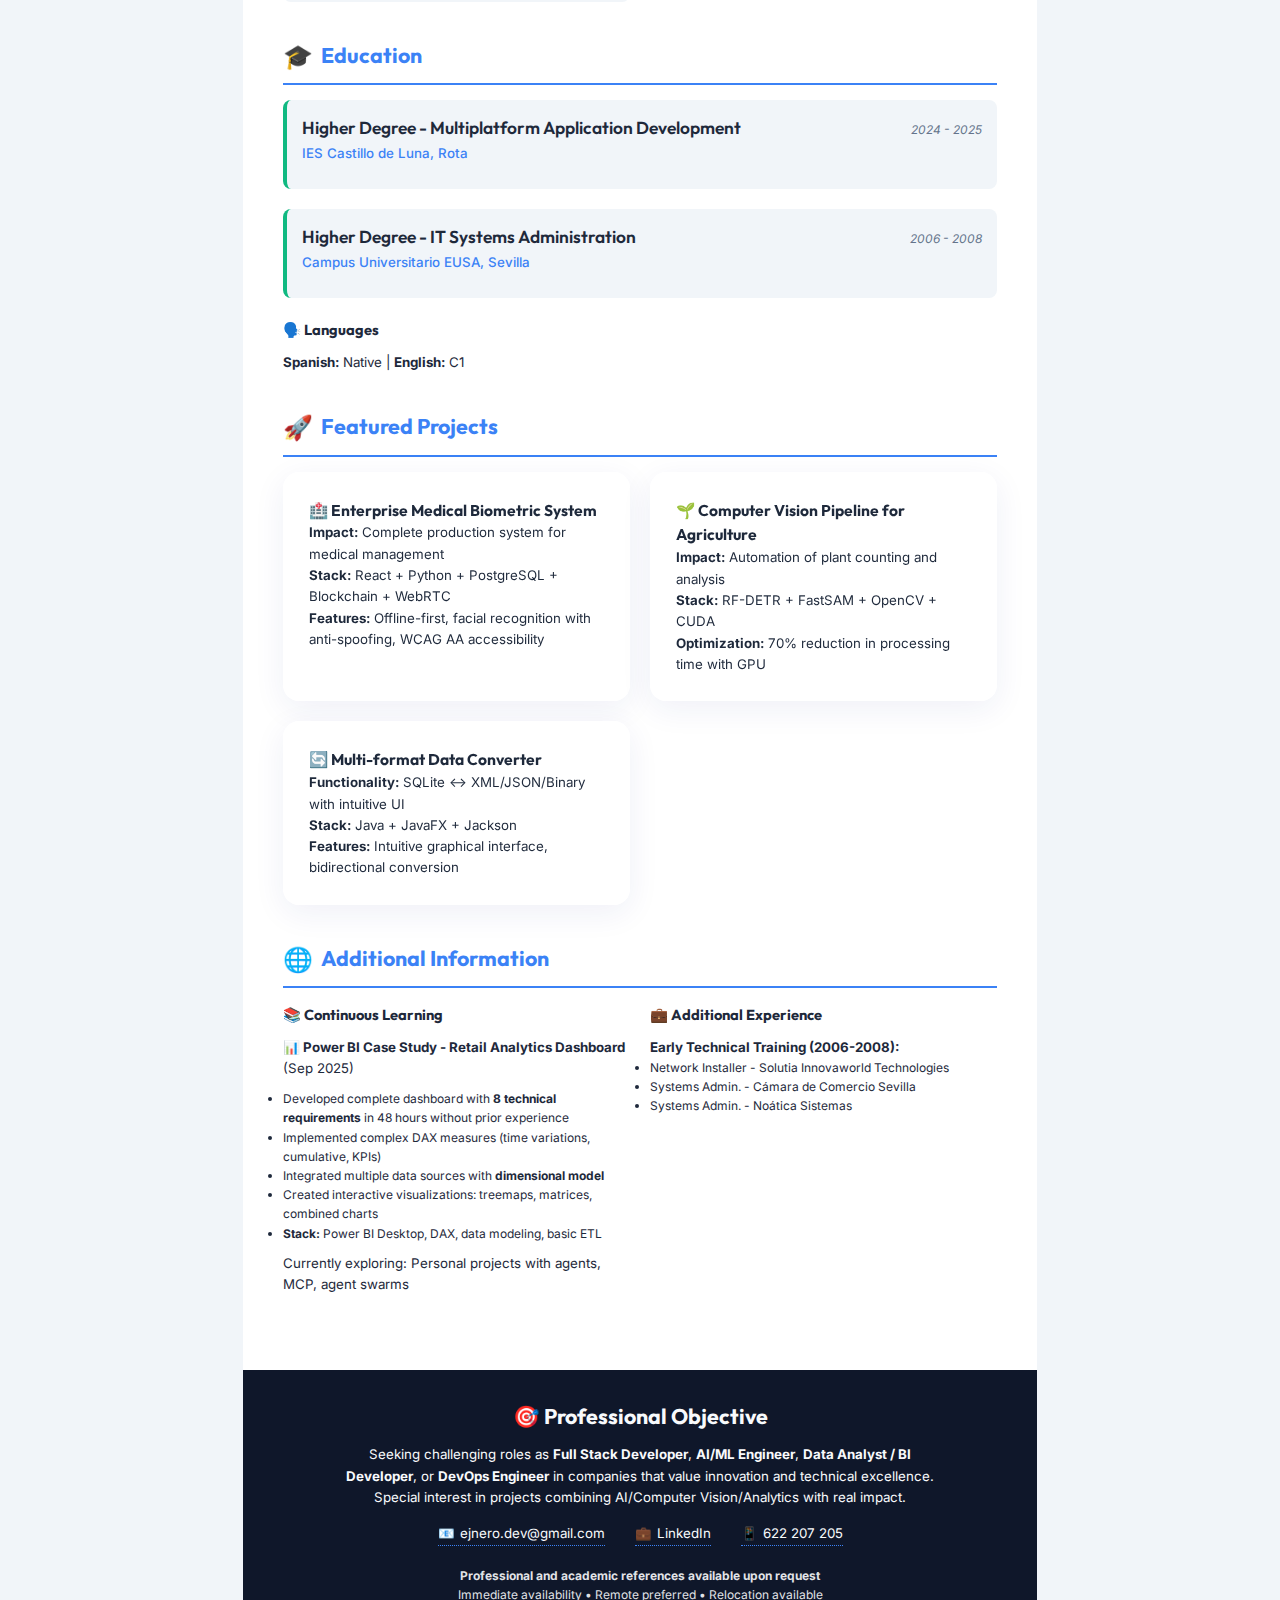
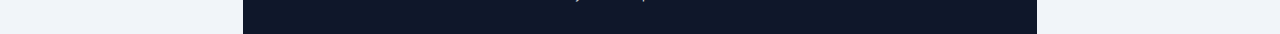
<file: CV_Emilio_EN.html>
<!DOCTYPE html>
<html lang="en">

<head>
    <meta charset="UTF-8">
    <meta name="viewport" content="width=device-width, initial-scale=1.0">
    <title>Emilio José Neva Rodríguez - Full-Stack Developer | Python + React + IA</title>

    <!-- SEO Meta Tags -->
    <meta name="description"
        content="Full-Stack Developer con 8+ años en IT especializado en Computer Vision y arquitecturas enterprise. Sistema biométrico médico con blockchain en producción. Python, React, IA/ML.">
    <meta name="keywords"
        content="Full-Stack Developer, Python, React, Computer Vision, IA, Machine Learning, Blockchain, Flask, PostgreSQL, TypeScript, OpenCV, Cádiz, desarrollo software">
    <meta name="author" content="Emilio José Neva Rodríguez">
    <meta name="robots" content="index, follow">

    <!-- Open Graph / LinkedIn -->
    <meta property="og:type" content="profile">
    <meta property="og:title" content="Emilio José Neva Rodríguez - Full-Stack Developer | Python + React + IA">
    <meta property="og:description"
        content="Full-Stack Developer con 8+ años en IT. Sistema biométrico médico enterprise en producción con Python, React, Computer Vision y Blockchain.">
    <meta property="og:url" content="https://ejnero-dev.github.io/cv/">
    <meta property="og:site_name" content="CV Emilio Neva">
    <meta property="og:locale" content="es_ES">

    <!-- Twitter Card -->
    <meta name="twitter:card" content="summary">
    <meta name="twitter:title" content="Emilio José Neva Rodríguez - Full-Stack Developer">
    <meta name="twitter:description"
        content="Full-Stack Developer con 8+ años en IT especializado en Computer Vision y arquitecturas enterprise.">

    <!-- Favicon -->
    <link rel="icon" type="image/svg+xml"
        href="data:image/svg+xml,<svg xmlns='http://www.w3.org/2000/svg' viewBox='0 0 100 100'><text y='.9em' font-size='90'>💼</text></svg>">

    <!-- Schema.org Structured Data -->
    <script type="application/ld+json">
    {
      "@context": "https://schema.org",
      "@type": "Person",
      "name": "Emilio José Neva Rodríguez",
      "jobTitle": "Full-Stack Developer",
      "description": "Full-Stack Developer con 8+ años en IT especializado en integración de Computer Vision en arquitecturas enterprise",
      "email": "ejnero.dev@gmail.com",
      "telephone": "+34622207205",
      "url": "https://ejnero-dev.github.io/cv/",
      "address": {
        "@type": "PostalAddress",
        "addressLocality": "Rota",
        "addressRegion": "Cádiz",
        "addressCountry": "ES"
      },
      "sameAs": [
        "https://linkedin.com/in/emilioneva"
      ],
      "knowsAbout": [
        "Python",
        "React",
        "Computer Vision",
        "Machine Learning",
        "Flask",
        "PostgreSQL",
        "TypeScript",
        "OpenCV",
        "Blockchain",
        "Full-Stack Development",
        "Power BI",
        "Data Analysis"
      ],
      "alumniOf": [
        {
          "@type": "EducationalOrganization",
          "name": "IES Castillo de Luna",
          "location": "Rota, Cádiz"
        },
        {
          "@type": "EducationalOrganization",
          "name": "Campus Universitario EUSA",
          "location": "Sevilla"
        }
      ],
      "worksFor": {
        "@type": "Organization",
        "name": "DSA Grupo"
      },
      "hasOccupation": {
        "@type": "Occupation",
        "name": "AI/Full-Stack Developer",
        "skills": "Python, Flask, React, TypeScript, Computer Vision, Machine Learning, Blockchain, Power BI"
      }
    }
    </script>

    <!-- Google Analytics (opcional) -->
    <!-- Descomenta y añade tu ID de Google Analytics si quieres tracking:
    <script async src="https://www.googletagmanager.com/gtag/js?id=G-XXXXXXXXXX"></script>
    <script>
      window.dataLayer = window.dataLayer || [];
      function gtag(){dataLayer.push(arguments);}
      gtag('js', new Date());
      gtag('config', 'G-XXXXXXXXXX');
    </script>
    -->

    <link rel="stylesheet" href="styles.css">
</head>

<body>
    <!-- Navigation sidebar -->
    <nav class="nav-sidebar" id="nav" aria-label="Main navigation">
        <a href="#inicio" aria-label="Go to home"><span aria-hidden="true">🏠</span> Home</a>
        <a href="#perfil" aria-label="Go to profile"><span aria-hidden="true">👤</span> Profile</a>
        <a href="#experiencia" aria-label="Go to experience"><span aria-hidden="true">💼</span> Experience</a>
        <a href="#skills" aria-label="Go to skills"><span aria-hidden="true">🛠️</span> Skills</a>
        <a href="#educacion" aria-label="Go to education"><span aria-hidden="true">🎓</span> Education</a>
        <a href="#proyectos" aria-label="Go to projects"><span aria-hidden="true">🚀</span> Projects</a>
        <a href="#contacto" aria-label="Go to contact"><span aria-hidden="true">📧</span> Contact</a>
    </nav>

    <div class="container">
        <!-- Header -->
        <header class="header" id="inicio">
            <div class="header-actions">
                <button class="action-btn" onclick="window.location.href='index.html'" aria-label="Cambiar a Español">
                    <span>🌐</span>
                    <span>ES</span>
                </button>
                <button class="action-btn" id="theme-toggle" aria-label="Toggle theme">
                    <span id="theme-icon">🌙</span>
                    <span id="theme-text">Dark Mode</span>
                </button>
                <button class="action-btn" id="download-pdf" aria-label="Download PDF">
                    <span>📥</span>
                    <span>Download PDF</span>
                </button>
            </div>
            <div class="header-content">
                <h1 class="name">EMILIO JOSÉ NEVA RODRÍGUEZ</h1>
                <p class="tagline">Full-Stack Developer with 8+ years in IT specialized in Computer Vision integration
                    in enterprise architectures</p>
                <p class="subtitle">Medical biometric system with blockchain and AI in production | Python + React</p>
                <div class="contact-info">
                    <div class="contact-item">
                        <span aria-hidden="true">📧</span> <a href="mailto:ejnero.dev@gmail.com"
                            aria-label="Enviar email a ejnero.dev@gmail.com">ejnero.dev@gmail.com</a>
                    </div>
                    <div class="contact-item">
                        <span aria-hidden="true">💼</span> <a href="https://linkedin.com/in/emilioneva" target="_blank"
                            rel="noopener noreferrer" aria-label="Ver perfil de LinkedIn de Emilio Neva">LinkedIn</a>
                    </div>
                    <div class="contact-item">
                        <span aria-hidden="true">📱</span> <span>622 207 205</span>
                    </div>
                    <div class="contact-item">
                        <span aria-hidden="true">🌍</span> <span>Available for remote work</span>
                    </div>
                    <!-- <div class="contact-item">
                        🐙 <a href="https://github.com/ejnero.dev" target="_blank">GitHub</a>
                    </div> -->
                </div>
            </div>
        </header>

        <!-- Quick Links -->
        <nav class="quick-links" aria-label="Quick links">
            <a href="#perfil" aria-label="Go to about me">About me</a>
            <a href="#experiencia" aria-label="Go to experience">Experience</a>
            <a href="#skills" aria-label="Go to skills">Skills</a>
            <a href="#proyectos" aria-label="Go to projects">Projects</a>
            <a href="mailto:ejnero.dev@gmail.com" aria-label="Send contact email">Contact</a>
        </nav>

        <!-- Content -->
        <div class="content">
            <!-- Profile Section -->
            <section class="section" id="perfil" aria-labelledby="perfil-heading">
                <h2 class="section-title" id="perfil-heading">
                    <span class="section-icon" aria-hidden="true">👤</span>
                    Professional Profile
                </h2>
                <div class="profile">
                    <strong>Full-Stack Developer with 8+ years of IT experience</strong> specialized in Computer Vision
                    integration
                    in enterprise applications. I have led the complete development of a medical biometric system with
                    blockchain and AI
                    currently in production. My background combines solid experience in IT infrastructure (senior
                    technician, team management)
                    with recent specialization in advanced software development and data analysis. I seek challenging
                    roles where I can apply my experience
                    in distributed architectures, AI/ML, Business Intelligence, and innovative product development.
                </div>
            </section>

            <!-- Highlights -->
            <section class="section" aria-labelledby="logros-heading">
                <h2 class="section-title" id="logros-heading">
                    <span class="section-icon" aria-hidden="true">🏆</span>
                    Key Achievements
                </h2>
                <div class="highlights">
                    <div class="highlight-item">
                        <span class="highlight-icon" aria-hidden="true">🎓</span>
                        <div>
                            <strong>Top Academic Record</strong><br>
                            DAM Class of 2025 (9.85/10)
                        </div>
                    </div>
                    <div class="highlight-item">
                        <span class="highlight-icon" aria-hidden="true">💯</span>
                        <div>
                            <strong>Perfect Score Project</strong><br>
                            Medical biometric system in production
                        </div>
                    </div>
                    <div class="highlight-item">
                        <span class="highlight-icon" aria-hidden="true">💼</span>
                        <div>
                            <strong>8+ years IT experience</strong><br>
                            Development, systems, support
                        </div>
                    </div>
                    <div class="highlight-item">
                        <span class="highlight-icon" aria-hidden="true">🚀</span>
                        <div>
                            <strong>Autonomous development</strong><br>
                            Enterprise architectures with AI
                        </div>
                    </div>
                </div>
            </section>

            <!-- Experience Section -->
            <section class="section" id="experiencia" aria-labelledby="experiencia-heading">
                <h2 class="section-title" id="experiencia-heading">
                    <span class="section-icon" aria-hidden="true">💼</span>
                    Professional Experience
                </h2>

                <div class="experience-item">
                    <div class="job-header">
                        <div>
                            <h3 class="job-title">AI/Full-Stack Developer</h3>
                            <span class="company">DSA Grupo</span> | Full-Stack Development
                        </div>
                        <span class="date">Mar 2024 - Jun 2025</span>
                    </div>

                    <div class="project-box">
                        <h4>🏥 Medical Biometric Kiosk System</h4>
                        <p><strong>Led complete development of enterprise medical biometric system in
                                production</strong></p>
                        <div class="tech-stack">
                            <strong>Backend:</strong> Python • Flask • PostgreSQL • Web3.py (blockchain)<br>
                            <strong>Frontend:</strong> React • TypeScript • Tailwind CSS • Service Workers<br>
                            <strong>AI/ML:</strong> face_recognition • Liveness Detection • Vosk • Whisper<br>
                            <strong>Hardware:</strong> Thermal cameras • WebRTC
                        </div>
                        <ul>
                            <li>Full-stack architecture with <strong>Python/Flask + React</strong> for medical
                                self-service</li>
                            <li>Implemented <strong>multifactorial liveness detection</strong> against biometric
                                spoofing</li>
                            <li>Integrated <strong>blockchain (Web3.py)</strong> for critical data integrity</li>
                            <li>Developed <strong>multimodal interface</strong> with STT/TTS (Vosk, Whisper, Kokoro)
                            </li>
                            <li><strong>Offline-first</strong> system with Service Workers and IndexedDB for high
                                availability</li>
                        </ul>
                    </div>

                    <div class="project-box">
                        <h4>🌱 Automatic Detection System for Seedbeds</h4>
                        <div class="tech-stack">
                            <strong>Models:</strong> RF-DETR 1.1.0 • FastSAM • Moondream 2<br>
                            <strong>Tools:</strong> OpenCV • Ultralytics • Gradio<br>
                            <strong>Infra:</strong> GPU optimization • CUDA
                        </div>
                        <ul>
                            <li>Implemented automatic plant detection with <strong>RF-DETR + FastSAM</strong></li>
                            <li>Optimized GPU inference (10GB VRAM) for real-time processing</li>
                            <li><strong>Result:</strong> Production-ready system with Gradio web interface</li>
                        </ul>
                    </div>

                    <div class="project-box">
                        <h4>💬 Automated Wallapop Chatbot</h4>
                        <div class="tech-stack">
                            <strong>Backend:</strong> Python • FastAPI • spaCy • Ollama (Llama 3.2)<br>
                            <strong>Frontend:</strong> React • TypeScript<br>
                            <strong>Infrastructure:</strong> Redis • Complete monitoring
                        </div>
                        <ul>
                            <li>Production chatbot with <strong>99.97% uptime</strong> serving automated responses in
                                marketplace</li>
                            <li>Hybrid NLP system combining templates with <strong>Ollama (Llama 3.2)</strong></li>
                            <li>Redis cache and comprehensive monitoring for high availability</li>
                            <li><strong>Result:</strong> Production-ready system handling conversations autonomously
                            </li>
                        </ul>
                    </div>
                </div>

                <div class="experience-item">
                    <div class="job-header">
                        <div>
                            <h3 class="job-title">Senior IT Technician & Team Lead</h3>
                            <span class="company">PCBOX Sevilla</span>
                        </div>
                        <span class="date">2015 - 2020</span>
                    </div>
                    <p><strong>Progression from technician to team leader in 5 years</strong></p>
                    <ul>
                        <li>Led technical team of 3 people, training and mentoring</li>
                        <li>Implemented ticket management system, optimizing workflows</li>
                        <li>Managed IT infrastructure for enterprise clients (hardware/software)</li>
                        <li>Reduced resolution time by 30%, achieving 95% customer satisfaction</li>
                    </ul>
                </div>

                <div class="experience-item">
                    <div class="job-header">
                        <div>
                            <h3 class="job-title">Entrepreneur & Business Manager</h3>
                            <span class="company">Own Business</span>
                        </div>
                        <span class="date">2011 - 2015</span>
                    </div>
                    <p><strong>Digitized operations and developed control systems</strong></p>
                    <ul>
                        <li>Implemented inventory and financial control systems</li>
                        <li>Automated manual processes, improving operational efficiency</li>
                    </ul>
                </div>
            </section>

            <!-- Skills Section -->
            <section class="section" id="skills" aria-labelledby="skills-heading">
                <h2 class="section-title" id="skills-heading">
                    <span class="section-icon" aria-hidden="true">🛠️</span>
                    Technical Skills
                </h2>
                <div class="skills-grid">
                    <div class="skill-category">
                        <h3>💻 Languages & Frameworks</h3>
                        <div class="skill-tags">
                            <span class="skill-tag">Python (Flask, FastAPI)</span>
                            <span class="skill-tag">Node.js</span>
                            <span class="skill-tag">Java</span>
                            <span class="skill-tag">React 18</span>
                            <span class="skill-tag">TypeScript</span>
                            <span class="skill-tag">JavaScript ES6+</span>
                            <span class="skill-tag">Tailwind CSS</span>
                            <span class="skill-tag">PostgreSQL</span>
                            <span class="skill-tag">SQLite</span>
                            <span class="skill-tag">IndexedDB</span>
                        </div>
                    </div>

                    <div class="skill-category">
                        <h3>🤖 AI & Computer Vision</h3>
                        <div class="skill-tags">
                            <span class="skill-tag">OpenCV</span>
                            <span class="skill-tag">Ultralytics</span>
                            <span class="skill-tag">Transformers</span>
                            <span class="skill-tag">RF-DETR</span>
                            <span class="skill-tag">YOLO</span>
                            <span class="skill-tag">FastSAM</span>
                            <span class="skill-tag">face_recognition</span>
                            <span class="skill-tag">Whisper</span>
                            <span class="skill-tag">Vosk</span>
                            <span class="skill-tag">CUDA</span>
                        </div>
                    </div>

                    <div class="skill-category">
                        <h3>⚙️ DevOps & Architecture</h3>
                        <div class="skill-tags">
                            <span class="skill-tag">Docker</span>
                            <span class="skill-tag">Docker Compose</span>
                            <span class="skill-tag">GitHub Actions</span>
                            <span class="skill-tag">Microservicios</span>
                            <span class="skill-tag">Service Workers</span>
                            <span class="skill-tag">JWT</span>
                            <span class="skill-tag">WebRTC</span>
                            <span class="skill-tag">Web3.py</span>
                            <span class="skill-tag">Linux</span>
                        </div>
                    </div>

                    <div class="skill-category">
                        <h3>🏗️ Tools & Practices</h3>
                        <div class="skill-tags">
                            <span class="skill-tag">Git</span>
                            <span class="skill-tag">VS Code</span>
                            <span class="skill-tag">Claude Code</span>
                            <span class="skill-tag">Jest</span>
                            <span class="skill-tag">Pytest</span>
                            <span class="skill-tag">Cypress</span>
                            <span class="skill-tag">Agile</span>
                            <span class="skill-tag">Clean Code</span>
                            <span class="skill-tag">SOLID</span>
                            <span class="skill-tag">TDD</span>
                        </div>
                    </div>

                    <div class="skill-category">
                        <h3>📊 Business Intelligence & Analytics</h3>
                        <div class="skill-tags">
                            <span class="skill-tag">Power BI</span>
                            <span class="skill-tag">DAX</span>
                            <span class="skill-tag">Modelado dimensional</span>
                            <span class="skill-tag">Pandas</span>
                            <span class="skill-tag">NumPy</span>
                            <span class="skill-tag">Gradio</span>
                            <span class="skill-tag">React dashboards</span>
                            <span class="skill-tag">ETL</span>
                        </div>
                    </div>
                </div>
            </section>

            <!-- Education Section -->
            <section class="section" id="educacion" aria-labelledby="educacion-heading">
                <h2 class="section-title" id="educacion-heading">
                    <span class="section-icon" aria-hidden="true">🎓</span>
                    Education
                </h2>

                <div class="education-item">
                    <div class="job-header">
                        <div>
                            <h3 class="job-title">Higher Degree - Multiplatform Application Development</h3>
                            <span class="company">IES Castillo de Luna, Rota</span>
                        </div>
                        <span class="date">2024 - 2025</span>
                    </div>
                </div>

                <div class="education-item">
                    <div class="job-header">
                        <div>
                            <h3 class="job-title">Higher Degree - IT Systems Administration</h3>
                            <span class="company">Campus Universitario EUSA, Sevilla</span>
                        </div>
                        <span class="date">2006 - 2008</span>
                    </div>
                </div>

                <div style="margin-top: 15px;">
                    <h3 style="font-size: 11pt; margin-bottom: 10px;">🗣️ Languages</h3>
                    <p><strong>Spanish:</strong> Native | <strong>English:</strong> C1</p>
                </div>
            </section>

            <!-- Projects Section -->
            <section class="section" id="proyectos" aria-labelledby="proyectos-heading">
                <h2 class="section-title" id="proyectos-heading">
                    <span class="section-icon" aria-hidden="true">🚀</span>
                    Featured Projects
                </h2>
                <div class="project-grid">
                    <div class="project-card">
                        <h3>🏥 Enterprise Medical Biometric System</h3>
                        <p><strong>Impact:</strong> Complete production system for medical management</p>
                        <p><strong>Stack:</strong> React + Python + PostgreSQL + Blockchain + WebRTC</p>
                        <p><strong>Features:</strong> Offline-first, facial recognition with anti-spoofing, WCAG AA
                            accessibility</p>
                    </div>

                    <div class="project-card">
                        <h3>🌱 Computer Vision Pipeline for Agriculture</h3>
                        <p><strong>Impact:</strong> Automation of plant counting and analysis</p>
                        <p><strong>Stack:</strong> RF-DETR + FastSAM + OpenCV + CUDA</p>
                        <p><strong>Optimization:</strong> 70% reduction in processing time with GPU</p>
                    </div>

                    <div class="project-card">
                        <h3>🔄 Multi-format Data Converter</h3>
                        <p><strong>Functionality:</strong> SQLite ↔ XML/JSON/Binary with intuitive UI</p>
                        <p><strong>Stack:</strong> Java + JavaFX + Jackson</p>
                        <p><strong>Features:</strong> Intuitive graphical interface, bidirectional conversion</p>
                    </div>
                </div>
            </section>

            <!-- Additional Info -->
            <section class="section" aria-labelledby="info-adicional-heading">
                <h2 class="section-title" id="info-adicional-heading">
                    <span class="section-icon" aria-hidden="true">🌐</span>
                    Additional Information
                </h2>
                <div style="display: grid; grid-template-columns: repeat(auto-fit, minmax(250px, 1fr)); gap: 20px;">
                    <div>
                        <h3 style="font-size: 11pt; margin-bottom: 10px;">📚 Continuous Learning</h3>
                        <p style="margin-bottom: 10px;"><strong>📊 Power BI Case Study - Retail Analytics
                                Dashboard</strong> (Sep 2025)</p>
                        <ul style="font-size: 9pt; margin-bottom: 10px;">
                            <li>Developed complete dashboard with <strong>8 technical requirements</strong> in 48 hours
                                without prior experience</li>
                            <li>Implemented complex DAX measures (time variations, cumulative, KPIs)</li>
                            <li>Integrated multiple data sources with <strong>dimensional model</strong></li>
                            <li>Created interactive visualizations: treemaps, matrices, combined charts</li>
                            <li><strong>Stack:</strong> Power BI Desktop, DAX, data modeling, basic ETL</li>
                        </ul>
                        <p>Currently exploring: Personal projects with agents, MCP, agent swarms</p>
                    </div>
                    <div>
                        <h3 style="font-size: 11pt; margin-bottom: 10px;">💼 Additional Experience</h3>
                        <p><strong>Early Technical Training (2006-2008):</strong></p>
                        <ul style="font-size: 9pt;">
                            <li>Network Installer - Solutia Innovaworld Technologies</li>
                            <li>Systems Admin. - Cámara de Comercio Sevilla</li>
                            <li>Systems Admin. - Noática Sistemas</li>
                        </ul>
                    </div>
                </div>
            </section>
        </div>

        <!-- Footer -->
        <footer class="footer" id="contacto">
            <h2 style="font-size: 16pt; margin-bottom: 10px;">🎯 Professional Objective</h2>
            <p style="max-width: 600px; margin: 0 auto; line-height: 1.6;">
                Seeking challenging roles as <strong>Full Stack Developer</strong>, <strong>AI/ML Engineer</strong>,
                <strong>Data Analyst / BI Developer</strong>, or <strong>DevOps Engineer</strong> in companies that
                value innovation and technical excellence.
                Special interest in projects combining AI/Computer Vision/Analytics with real impact.
            </p>

            <div class="footer-links">
                <a href="mailto:ejnero.dev@gmail.com" aria-label="Send email to ejnero.dev@gmail.com">
                    <span aria-hidden="true">📧</span> ejnero.dev@gmail.com
                </a>
                <a href="https://linkedin.com/in/emilioneva" target="_blank" rel="noopener noreferrer"
                    aria-label="View LinkedIn profile">
                    <span aria-hidden="true">💼</span> LinkedIn
                </a>
                <a href="tel:+34622207205" aria-label="Call 622 207 205">
                    <span aria-hidden="true">📱</span> 622 207 205
                </a>
                <!-- <a href="https://github.com/ejnero" target="_blank">
                    🐙 GitHub
                </a> -->
            </div>

            <p style="margin-top: 20px; font-size: 9pt; opacity: 0.9;">
                <strong>Professional and academic references available upon request</strong><br>
                Immediate availability • Remote preferred • Relocation available
            </p>
        </footer>
    </div>

    <script src="script.js"></script>
</body>

</html>
</file>
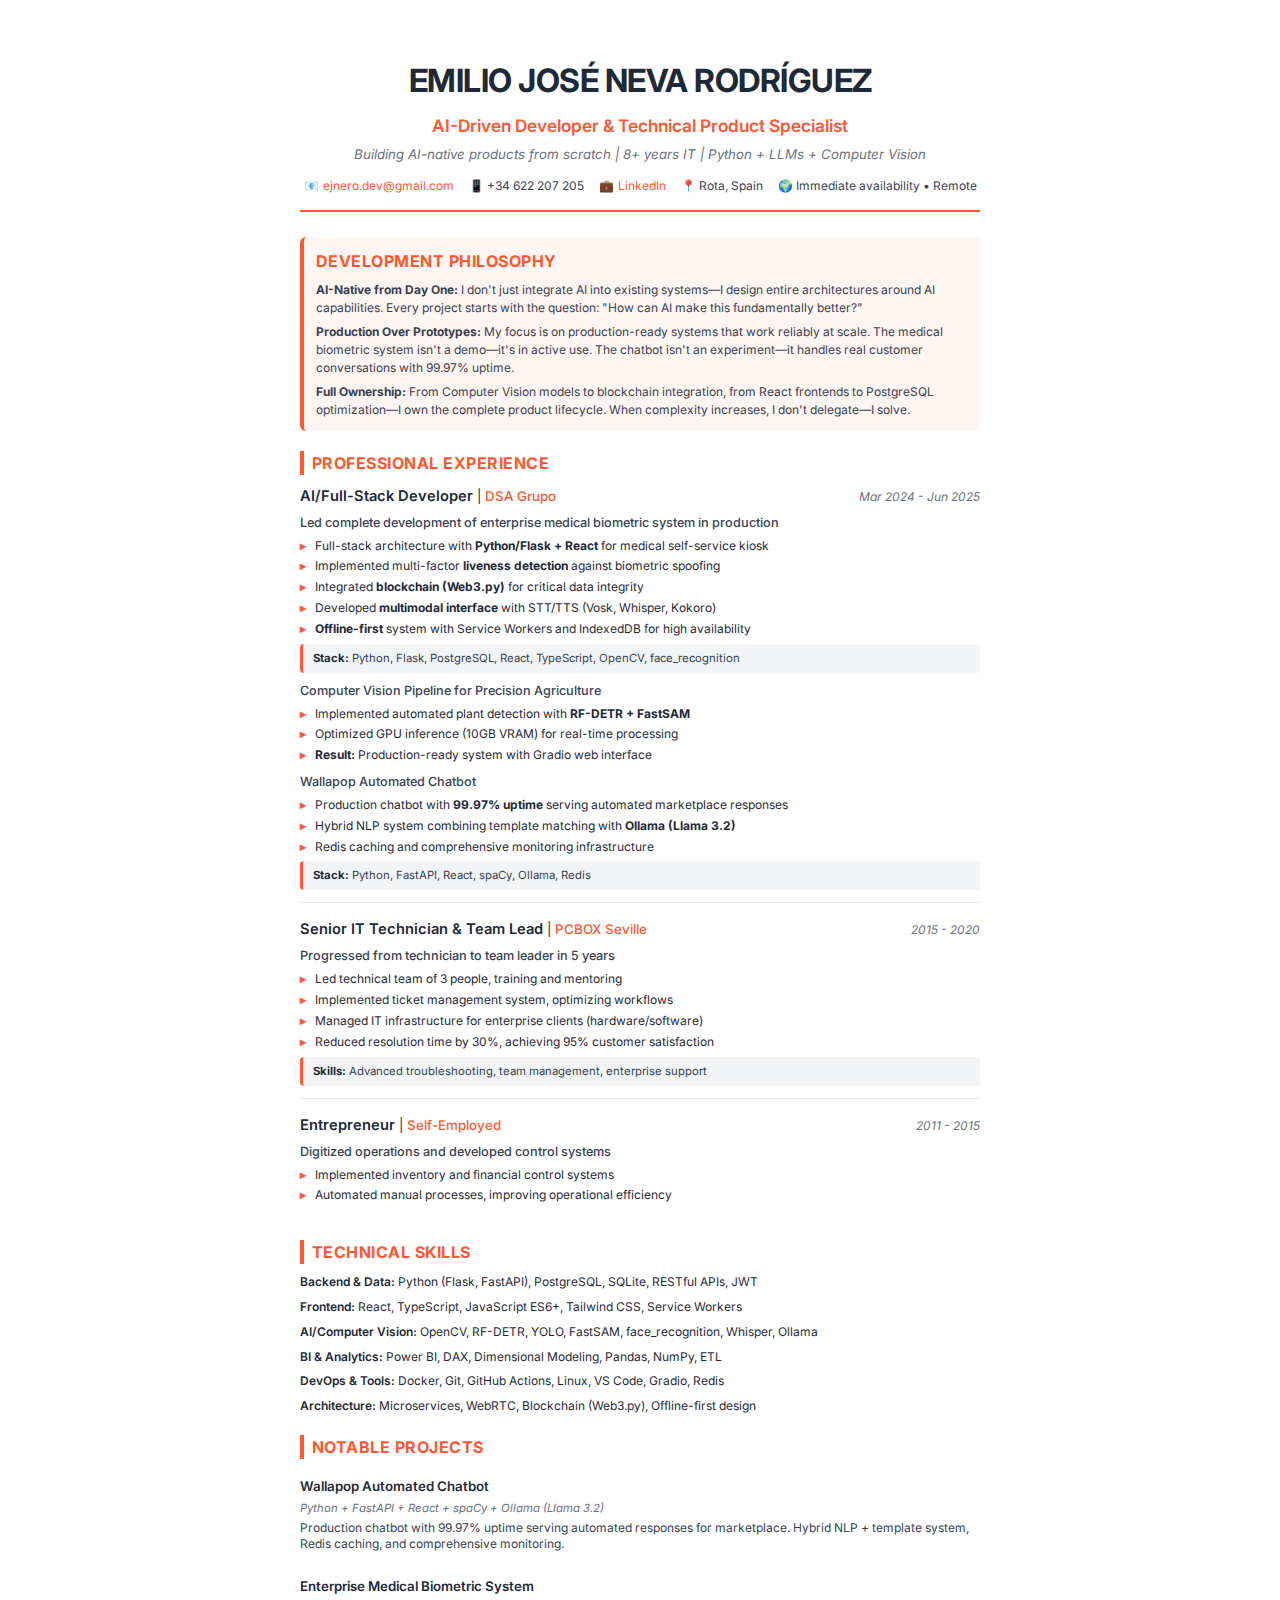
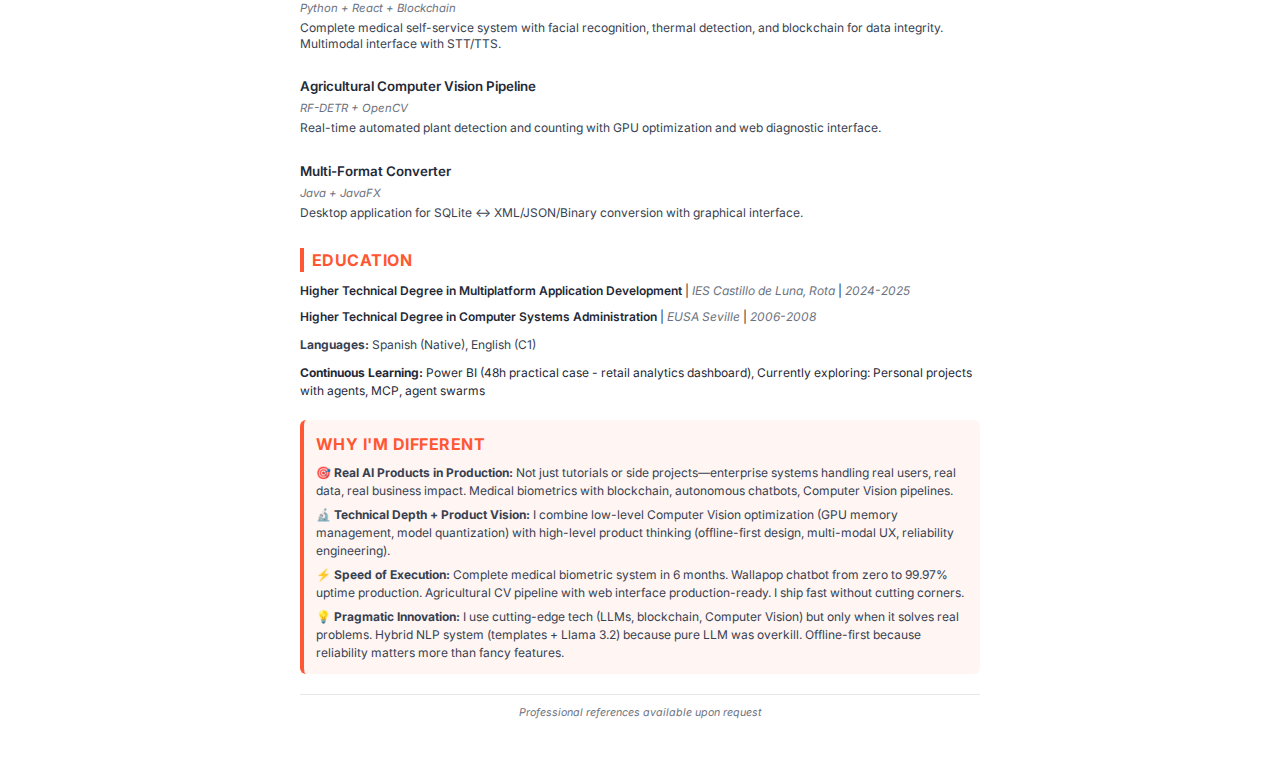
<file: CV_Emilio_EN_AIFirst.html>
<!DOCTYPE html>
<html lang="en">
<head>
    <meta charset="UTF-8">
    <meta name="viewport" content="width=device-width, initial-scale=1.0">
    <title>Emilio José Neva Rodríguez - AI-Driven Developer & Technical Product Specialist</title>

    <!-- SEO Meta Tags -->
    <meta name="description" content="AI-Driven Developer with 8+ years in IT. Building AI-native products from scratch: blockchain + biometric systems, Computer Vision pipelines, autonomous chatbots. Python, React, LLMs.">
    <meta name="keywords" content="AI-Driven Developer, Product Developer, Python, React, Computer Vision, AI, Machine Learning, Blockchain, LLMs, Ollama, OpenCV, Technical Product, Spain, software development">
    <meta name="author" content="Emilio José Neva Rodríguez">
    <meta name="robots" content="index, follow">

    <!-- Open Graph / LinkedIn -->
    <meta property="og:type" content="profile">
    <meta property="og:title" content="Emilio José Neva Rodríguez - AI-Driven Developer & Technical Product Specialist">
    <meta property="og:description" content="AI-Driven Developer building AI-native products. Medical biometric system + blockchain, Computer Vision pipelines, autonomous chatbots in production.">
    <meta property="og:url" content="https://ejnero-dev.github.io/cv/">
    <meta property="og:site_name" content="CV Emilio Neva">
    <meta property="og:locale" content="en_US">

    <!-- Twitter Card -->
    <meta name="twitter:card" content="summary">
    <meta name="twitter:title" content="Emilio José Neva Rodríguez - AI-Driven Developer">
    <meta name="twitter:description" content="AI-Driven Developer with 8+ years in IT building AI-native products with Computer Vision and LLMs."

    <!-- Favicon -->
    <link rel="icon" type="image/svg+xml" href="data:image/svg+xml,<svg xmlns='http://www.w3.org/2000/svg' viewBox='0 0 100 100'><text y='.9em' font-size='90'>💼</text></svg>">

    <!-- Schema.org Structured Data -->
    <script type="application/ld+json">
    {
      "@context": "https://schema.org",
      "@type": "Person",
      "name": "Emilio José Neva Rodríguez",
      "jobTitle": "AI-Driven Developer & Technical Product Specialist",
      "description": "AI-Driven Developer with 8+ years in IT building AI-native products with Computer Vision, LLMs, and blockchain",
      "email": "ejnero.dev@gmail.com",
      "telephone": "+34622207205",
      "url": "https://ejnero-dev.github.io/cv/",
      "address": {
        "@type": "PostalAddress",
        "addressLocality": "Rota",
        "addressRegion": "Cádiz",
        "addressCountry": "ES"
      },
      "sameAs": [
        "https://linkedin.com/in/emilioneva"
      ],
      "knowsAbout": [
        "Python",
        "React",
        "Computer Vision",
        "Machine Learning",
        "Flask",
        "PostgreSQL",
        "TypeScript",
        "OpenCV",
        "Blockchain",
        "Full-Stack Development",
        "Power BI",
        "Data Analysis"
      ],
      "alumniOf": [
        {
          "@type": "EducationalOrganization",
          "name": "IES Castillo de Luna",
          "location": "Rota, Cádiz, Spain"
        },
        {
          "@type": "EducationalOrganization",
          "name": "Campus Universitario EUSA",
          "location": "Sevilla, Spain"
        }
      ],
      "worksFor": {
        "@type": "Organization",
        "name": "DSA Grupo"
      },
      "hasOccupation": {
        "@type": "Occupation",
        "name": "AI/Full-Stack Developer",
        "skills": "Python, Flask, React, TypeScript, Computer Vision, Machine Learning, Blockchain, Power BI"
      }
    }
    </script>

    <style>
        @import url('https://fonts.googleapis.com/css2?family=Inter:wght@400;500;600;700&display=swap');

        /* Font optimization */
        @font-face {
            font-family: 'Inter';
            font-display: swap;
        }

        * {
            margin: 0;
            padding: 0;
            box-sizing: border-box;
        }

        body {
            font-family: 'Inter', -apple-system, BlinkMacSystemFont, 'Segoe UI', sans-serif;
            line-height: 1.5;
            color: #1f2937;
            background: #fff;
            font-size: 10pt;
        }

        .container {
            max-width: 210mm;
            margin: 0 auto;
            padding: 15mm;
            background: white;
            min-height: 297mm;
        }

        /* Header */
        .header {
            text-align: center;
            margin-bottom: 25px;
            padding-bottom: 15px;
            border-bottom: 2px solid #FF5733;
        }

        .name {
            font-size: 24pt;
            font-weight: 700;
            color: #1f2937;
            margin-bottom: 8px;
            letter-spacing: -0.5px;
        }

        .title {
            font-size: 13pt;
            font-weight: 600;
            color: #FF5733;
            margin-bottom: 6px;
        }

        .subtitle {
            font-size: 10pt;
            color: #6b7280;
            font-style: italic;
            margin-bottom: 12px;
        }

        .contact {
            font-size: 9pt;
            color: #374151;
            display: flex;
            justify-content: center;
            gap: 15px;
            flex-wrap: wrap;
        }

        .contact span {
            display: flex;
            align-items: center;
            gap: 4px;
        }

        .contact a {
            color: #FF5733;
            text-decoration: none;
        }

        /* Sections */
        .section {
            margin-bottom: 20px;
        }

        .section-title {
            font-size: 12pt;
            font-weight: 700;
            color: #FF5733;
            margin-bottom: 10px;
            text-transform: uppercase;
            letter-spacing: 0.5px;
            border-left: 4px solid #FF5733;
            padding-left: 8px;
        }

        /* Experience */
        .job {
            margin-bottom: 15px;
            padding-bottom: 12px;
            border-bottom: 1px solid #e5e7eb;
        }

        .job:last-child {
            border-bottom: none;
        }

        .job-header {
            display: flex;
            justify-content: space-between;
            align-items: baseline;
            margin-bottom: 6px;
            flex-wrap: wrap;
        }

        .job-title {
            font-size: 11pt;
            font-weight: 600;
            color: #1f2937;
        }

        .company {
            color: #FF5733;
            font-weight: 500;
        }

        .date {
            font-size: 9pt;
            color: #6b7280;
            font-style: italic;
        }

        .job-description {
            font-size: 9.5pt;
            color: #374151;
            margin-bottom: 6px;
            font-weight: 500;
        }

        .job-achievements {
            list-style: none;
            padding-left: 0;
        }

        .job-achievements li {
            position: relative;
            padding-left: 15px;
            margin-bottom: 4px;
            font-size: 9pt;
            line-height: 1.4;
        }

        .job-achievements li::before {
            content: '▸';
            position: absolute;
            left: 0;
            color: #FF5733;
            font-weight: bold;
        }

        .tech-stack {
            background: #f3f4f6;
            padding: 6px 10px;
            border-radius: 4px;
            font-size: 8.5pt;
            color: #374151;
            margin-top: 6px;
            border-left: 3px solid #FF5733;
        }

        .tech-stack strong {
            color: #1f2937;
        }

        /* Skills */
        .skills-grid {
            display: grid;
            grid-template-columns: 1fr;
            gap: 8px;
        }

        .skill-line {
            font-size: 9pt;
            line-height: 1.4;
        }

        .skill-line strong {
            color: #1f2937;
            font-weight: 600;
        }

        /* Projects */
        .project {
            margin-bottom: 10px;
            padding: 8px 0;
        }

        .project-title {
            font-size: 10pt;
            font-weight: 600;
            color: #1f2937;
            margin-bottom: 3px;
        }

        .project-tech {
            font-size: 8.5pt;
            color: #6b7280;
            font-style: italic;
            margin-bottom: 3px;
        }

        .project-description {
            font-size: 9pt;
            color: #374151;
            line-height: 1.3;
        }

        /* Education */
        .education-item {
            margin-bottom: 8px;
            font-size: 9pt;
        }

        .education-title {
            font-weight: 600;
            color: #1f2937;
        }

        .education-institution {
            color: #6b7280;
            font-style: italic;
        }

        /* Languages */
        .languages {
            font-size: 9pt;
            color: #374151;
        }

        /* Footer */
        .footer {
            margin-top: 20px;
            padding-top: 10px;
            border-top: 1px solid #e5e7eb;
            text-align: center;
            font-size: 8pt;
            color: #6b7280;
            font-style: italic;
        }

        /* Print styles */
        @media print {
            body {
                font-size: 9pt;
            }
            .container {
                padding: 10mm;
            }
            .job-achievements li {
                font-size: 8.5pt;
            }
            a {
                color: #FF5733 !important;
                text-decoration: none !important;
            }
        }

        /* Responsive */
        @media (max-width: 600px) {
            .container {
                padding: 15px;
            }
            .name {
                font-size: 20pt;
            }
            .title {
                font-size: 11pt;
            }
            .contact {
                flex-direction: column;
                gap: 5px;
            }
        }
    </style>
</head>
<body>
    <div class="container">
        <header class="header">
            <h1 class="name">EMILIO JOSÉ NEVA RODRÍGUEZ</h1>
            <div class="title">AI-Driven Developer & Technical Product Specialist</div>
            <div class="subtitle">Building AI-native products from scratch | 8+ years IT | Python + LLMs + Computer Vision</div>
            <div class="contact">
                <span>📧 <a href="mailto:ejnero.dev@gmail.com">ejnero.dev@gmail.com</a></span>
                <span>📱 +34 622 207 205</span>
                <span>💼 <a href="https://linkedin.com/in/emilioneva" target="_blank" rel="noopener noreferrer">LinkedIn</a></span>
                <span>📍 Rota, Spain</span>
                <span>🌍 Immediate availability • Remote</span>
            </div>
        </header>

        <section class="section" style="background: #fff5f2; padding: 12px; border-radius: 6px; border-left: 4px solid #FF5733;">
            <h2 class="section-title" style="margin-bottom: 8px; border: none; padding: 0;">Development Philosophy</h2>
            <div style="font-size: 9pt; line-height: 1.5; color: #374151;">
                <p style="margin-bottom: 6px;">
                    <strong>AI-Native from Day One:</strong> I don't just integrate AI into existing systems—I design entire architectures around AI capabilities. Every project starts with the question: "How can AI make this fundamentally better?"
                </p>
                <p style="margin-bottom: 6px;">
                    <strong>Production Over Prototypes:</strong> My focus is on production-ready systems that work reliably at scale. The medical biometric system isn't a demo—it's in active use. The chatbot isn't an experiment—it handles real customer conversations with 99.97% uptime.
                </p>
                <p>
                    <strong>Full Ownership:</strong> From Computer Vision models to blockchain integration, from React frontends to PostgreSQL optimization—I own the complete product lifecycle. When complexity increases, I don't delegate—I solve.
                </p>
            </div>
        </section>

        <section class="section">
            <h2 class="section-title">Professional Experience</h2>

            <div class="job">
                <div class="job-header">
                    <div>
                        <span class="job-title">AI/Full-Stack Developer</span> |
                        <span class="company">DSA Grupo</span>
                    </div>
                    <span class="date">Mar 2024 - Jun 2025</span>
                </div>

                <div class="job-description">
                    Led complete development of enterprise medical biometric system in production
                </div>

                <ul class="job-achievements">
                    <li>Full-stack architecture with <strong>Python/Flask + React</strong> for medical self-service kiosk</li>
                    <li>Implemented multi-factor <strong>liveness detection</strong> against biometric spoofing</li>
                    <li>Integrated <strong>blockchain (Web3.py)</strong> for critical data integrity</li>
                    <li>Developed <strong>multimodal interface</strong> with STT/TTS (Vosk, Whisper, Kokoro)</li>
                    <li><strong>Offline-first</strong> system with Service Workers and IndexedDB for high availability</li>
                </ul>

                <div class="tech-stack">
                    <strong>Stack:</strong> Python, Flask, PostgreSQL, React, TypeScript, OpenCV, face_recognition
                </div>

                <div style="margin-top: 8px;">
                    <div class="job-description">Computer Vision Pipeline for Precision Agriculture</div>
                    <ul class="job-achievements">
                        <li>Implemented automated plant detection with <strong>RF-DETR + FastSAM</strong></li>
                        <li>Optimized GPU inference (10GB VRAM) for real-time processing</li>
                        <li><strong>Result:</strong> Production-ready system with Gradio web interface</li>
                    </ul>
                </div>

                <div style="margin-top: 8px;">
                    <div class="job-description">Wallapop Automated Chatbot</div>
                    <ul class="job-achievements">
                        <li>Production chatbot with <strong>99.97% uptime</strong> serving automated marketplace responses</li>
                        <li>Hybrid NLP system combining template matching with <strong>Ollama (Llama 3.2)</strong></li>
                        <li>Redis caching and comprehensive monitoring infrastructure</li>
                    </ul>
                    <div class="tech-stack">
                        <strong>Stack:</strong> Python, FastAPI, React, spaCy, Ollama, Redis
                    </div>
                </div>
            </div>

            <div class="job">
                <div class="job-header">
                    <div>
                        <span class="job-title">Senior IT Technician & Team Lead</span> |
                        <span class="company">PCBOX Seville</span>
                    </div>
                    <span class="date">2015 - 2020</span>
                </div>

                <div class="job-description">Progressed from technician to team leader in 5 years</div>

                <ul class="job-achievements">
                    <li>Led technical team of 3 people, training and mentoring</li>
                    <li>Implemented ticket management system, optimizing workflows</li>
                    <li>Managed IT infrastructure for enterprise clients (hardware/software)</li>
                    <li>Reduced resolution time by 30%, achieving 95% customer satisfaction</li>
                </ul>

                <div class="tech-stack">
                    <strong>Skills:</strong> Advanced troubleshooting, team management, enterprise support
                </div>
            </div>

            <div class="job">
                <div class="job-header">
                    <div>
                        <span class="job-title">Entrepreneur</span> |
                        <span class="company">Self-Employed</span>
                    </div>
                    <span class="date">2011 - 2015</span>
                </div>

                <div class="job-description">Digitized operations and developed control systems</div>

                <ul class="job-achievements">
                    <li>Implemented inventory and financial control systems</li>
                    <li>Automated manual processes, improving operational efficiency</li>
                </ul>
            </div>
        </section>

        <section class="section">
            <h2 class="section-title">Technical Skills</h2>
            <div class="skills-grid">
                <div class="skill-line"><strong>Backend & Data:</strong> Python (Flask, FastAPI), PostgreSQL, SQLite, RESTful APIs, JWT</div>
                <div class="skill-line"><strong>Frontend:</strong> React, TypeScript, JavaScript ES6+, Tailwind CSS, Service Workers</div>
                <div class="skill-line"><strong>AI/Computer Vision:</strong> OpenCV, RF-DETR, YOLO, FastSAM, face_recognition, Whisper, Ollama</div>
                <div class="skill-line"><strong>BI & Analytics:</strong> Power BI, DAX, Dimensional Modeling, Pandas, NumPy, ETL</div>
                <div class="skill-line"><strong>DevOps & Tools:</strong> Docker, Git, GitHub Actions, Linux, VS Code, Gradio, Redis</div>
                <div class="skill-line"><strong>Architecture:</strong> Microservices, WebRTC, Blockchain (Web3.py), Offline-first design</div>
            </div>
        </section>

        <section class="section">
            <h2 class="section-title">Notable Projects</h2>

            <div class="project">
                <div class="project-title">Wallapop Automated Chatbot</div>
                <div class="project-tech">Python + FastAPI + React + spaCy + Ollama (Llama 3.2)</div>
                <div class="project-description">
                    Production chatbot with 99.97% uptime serving automated responses for marketplace. Hybrid NLP + template system, Redis caching, and comprehensive monitoring.
                </div>
            </div>

            <div class="project">
                <div class="project-title">Enterprise Medical Biometric System</div>
                <div class="project-tech">Python + React + Blockchain</div>
                <div class="project-description">
                    Complete medical self-service system with facial recognition, thermal detection, and blockchain for data integrity. Multimodal interface with STT/TTS.
                </div>
            </div>

            <div class="project">
                <div class="project-title">Agricultural Computer Vision Pipeline</div>
                <div class="project-tech">RF-DETR + OpenCV</div>
                <div class="project-description">
                    Real-time automated plant detection and counting with GPU optimization and web diagnostic interface.
                </div>
            </div>

            <div class="project">
                <div class="project-title">Multi-Format Converter</div>
                <div class="project-tech">Java + JavaFX</div>
                <div class="project-description">
                    Desktop application for SQLite ↔ XML/JSON/Binary conversion with graphical interface.
                </div>
            </div>
        </section>

        <section class="section">
            <h2 class="section-title">Education</h2>
            <div class="education-item">
                <span class="education-title">Higher Technical Degree in Multiplatform Application Development</span> |
                <span class="education-institution">IES Castillo de Luna, Rota</span> |
                <span class="date">2024-2025</span>
            </div>
            <div class="education-item">
                <span class="education-title">Higher Technical Degree in Computer Systems Administration</span> |
                <span class="education-institution">EUSA Seville</span> |
                <span class="date">2006-2008</span>
            </div>

            <div class="languages" style="margin-top: 10px;">
                <strong>Languages:</strong> Spanish (Native), English (C1)
            </div>

            <div style="margin-top: 10px; font-size: 9pt;">
                <strong>Continuous Learning:</strong> Power BI (48h practical case - retail analytics dashboard), Currently exploring: Personal projects with agents, MCP, agent swarms
            </div>
        </section>

        <section class="section" style="background: #fff5f2; padding: 12px; border-radius: 6px; border-left: 4px solid #FF5733; margin-bottom: 20px;">
            <h2 class="section-title" style="margin-bottom: 8px; border: none; padding: 0;">Why I'm Different</h2>
            <div style="font-size: 9pt; line-height: 1.5; color: #374151;">
                <p style="margin-bottom: 6px;">
                    <strong>🎯 Real AI Products in Production:</strong> Not just tutorials or side projects—enterprise systems handling real users, real data, real business impact. Medical biometrics with blockchain, autonomous chatbots, Computer Vision pipelines.
                </p>
                <p style="margin-bottom: 6px;">
                    <strong>🔬 Technical Depth + Product Vision:</strong> I combine low-level Computer Vision optimization (GPU memory management, model quantization) with high-level product thinking (offline-first design, multi-modal UX, reliability engineering).
                </p>
                <p style="margin-bottom: 6px;">
                    <strong>⚡ Speed of Execution:</strong> Complete medical biometric system in 6 months. Wallapop chatbot from zero to 99.97% uptime production. Agricultural CV pipeline with web interface production-ready. I ship fast without cutting corners.
                </p>
                <p>
                    <strong>💡 Pragmatic Innovation:</strong> I use cutting-edge tech (LLMs, blockchain, Computer Vision) but only when it solves real problems. Hybrid NLP system (templates + Llama 3.2) because pure LLM was overkill. Offline-first because reliability matters more than fancy features.
                </p>
            </div>
        </section>

        <div class="footer">
            Professional references available upon request
        </div>
    </div>
</body>
</html>
</file>
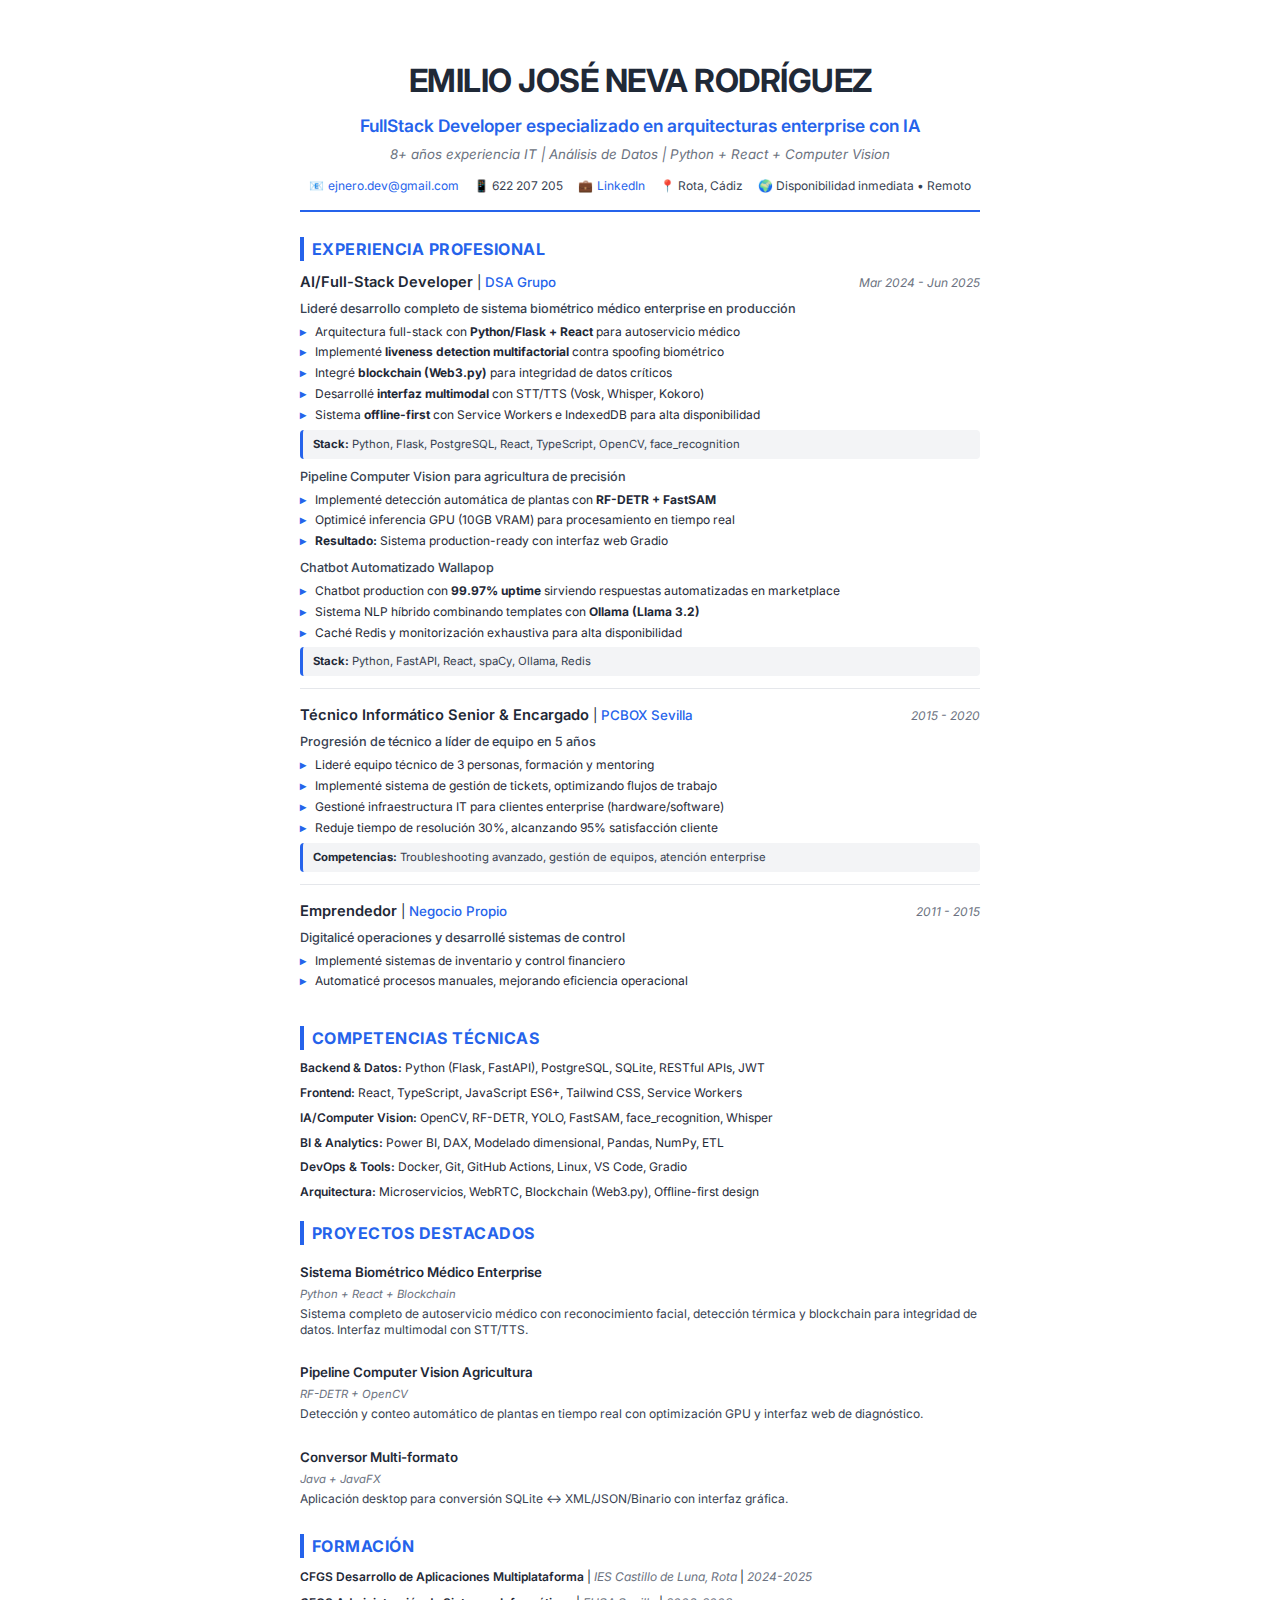
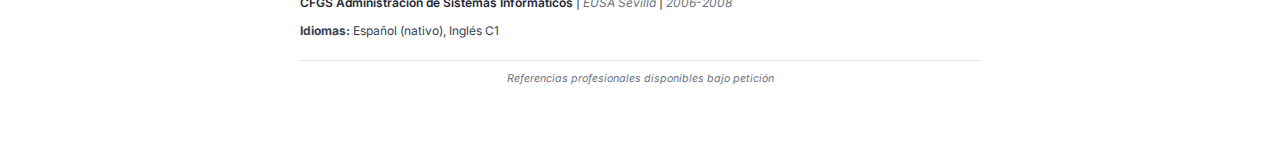
<file: CV_Emilio_PDF.html>
<!DOCTYPE html>
<html lang="es">
<head>
    <meta charset="UTF-8">
    <meta name="viewport" content="width=device-width, initial-scale=1.0">
    <title>CV - Emilio José Neva Rodríguez - FullStack Developer</title>

    <!-- SEO Meta Tags -->
    <meta name="description" content="Full-Stack Developer con 8+ años en IT especializado en Computer Vision y arquitecturas enterprise. Sistema biométrico médico con blockchain en producción. Python, React, IA/ML.">
    <meta name="keywords" content="Full-Stack Developer, Python, React, Computer Vision, IA, Machine Learning, Blockchain, Flask, PostgreSQL, TypeScript, OpenCV, Cádiz, desarrollo software">
    <meta name="author" content="Emilio José Neva Rodríguez">

    <!-- Open Graph / LinkedIn -->
    <meta property="og:type" content="profile">
    <meta property="og:title" content="Emilio José Neva Rodríguez - Full-Stack Developer | Python + React + IA">
    <meta property="og:description" content="Full-Stack Developer con 8+ años en IT. Sistema biométrico médico enterprise en producción con Python, React, Computer Vision y Blockchain.">
    <meta property="og:locale" content="es_ES">

    <!-- Favicon -->
    <link rel="icon" type="image/svg+xml" href="data:image/svg+xml,<svg xmlns='http://www.w3.org/2000/svg' viewBox='0 0 100 100'><text y='.9em' font-size='90'>💼</text></svg>">

    <style>
        @import url('https://fonts.googleapis.com/css2?family=Inter:wght@400;500;600;700&display=swap');

        * {
            margin: 0;
            padding: 0;
            box-sizing: border-box;
        }

        body {
            font-family: 'Inter', -apple-system, BlinkMacSystemFont, 'Segoe UI', sans-serif;
            line-height: 1.5;
            color: #1f2937;
            background: #fff;
            font-size: 10pt;
        }

        .container {
            max-width: 210mm;
            margin: 0 auto;
            padding: 15mm;
            background: white;
            min-height: 297mm;
        }

        /* Header */
        .header {
            text-align: center;
            margin-bottom: 25px;
            padding-bottom: 15px;
            border-bottom: 2px solid #2563eb;
        }

        .name {
            font-size: 24pt;
            font-weight: 700;
            color: #1f2937;
            margin-bottom: 8px;
            letter-spacing: -0.5px;
        }

        .title {
            font-size: 13pt;
            font-weight: 600;
            color: #2563eb;
            margin-bottom: 6px;
        }

        .subtitle {
            font-size: 10pt;
            color: #6b7280;
            font-style: italic;
            margin-bottom: 12px;
        }

        .contact {
            font-size: 9pt;
            color: #374151;
            display: flex;
            justify-content: center;
            gap: 15px;
            flex-wrap: wrap;
        }

        .contact span {
            display: flex;
            align-items: center;
            gap: 4px;
        }

        .contact a {
            color: #2563eb;
            text-decoration: none;
        }

        /* Sections */
        .section {
            margin-bottom: 20px;
        }

        .section-title {
            font-size: 12pt;
            font-weight: 700;
            color: #2563eb;
            margin-bottom: 10px;
            text-transform: uppercase;
            letter-spacing: 0.5px;
            border-left: 4px solid #2563eb;
            padding-left: 8px;
        }

        /* Experience */
        .job {
            margin-bottom: 15px;
            padding-bottom: 12px;
            border-bottom: 1px solid #e5e7eb;
        }

        .job:last-child {
            border-bottom: none;
        }

        .job-header {
            display: flex;
            justify-content: space-between;
            align-items: baseline;
            margin-bottom: 6px;
            flex-wrap: wrap;
        }

        .job-title {
            font-size: 11pt;
            font-weight: 600;
            color: #1f2937;
        }

        .company {
            color: #2563eb;
            font-weight: 500;
        }

        .date {
            font-size: 9pt;
            color: #6b7280;
            font-style: italic;
        }

        .job-description {
            font-size: 9.5pt;
            color: #374151;
            margin-bottom: 6px;
            font-weight: 500;
        }

        .job-achievements {
            list-style: none;
            padding-left: 0;
        }

        .job-achievements li {
            position: relative;
            padding-left: 15px;
            margin-bottom: 4px;
            font-size: 9pt;
            line-height: 1.4;
        }

        .job-achievements li::before {
            content: '▸';
            position: absolute;
            left: 0;
            color: #2563eb;
            font-weight: bold;
        }

        .tech-stack {
            background: #f3f4f6;
            padding: 6px 10px;
            border-radius: 4px;
            font-size: 8.5pt;
            color: #374151;
            margin-top: 6px;
            border-left: 3px solid #2563eb;
        }

        .tech-stack strong {
            color: #1f2937;
        }

        /* Skills */
        .skills-grid {
            display: grid;
            grid-template-columns: 1fr;
            gap: 8px;
        }

        .skill-line {
            font-size: 9pt;
            line-height: 1.4;
        }

        .skill-line strong {
            color: #1f2937;
            font-weight: 600;
        }

        /* Projects */
        .project {
            margin-bottom: 10px;
            padding: 8px 0;
        }

        .project-title {
            font-size: 10pt;
            font-weight: 600;
            color: #1f2937;
            margin-bottom: 3px;
        }

        .project-tech {
            font-size: 8.5pt;
            color: #6b7280;
            font-style: italic;
            margin-bottom: 3px;
        }

        .project-description {
            font-size: 9pt;
            color: #374151;
            line-height: 1.3;
        }

        /* Education */
        .education-item {
            margin-bottom: 8px;
            font-size: 9pt;
        }

        .education-title {
            font-weight: 600;
            color: #1f2937;
        }

        .education-institution {
            color: #6b7280;
            font-style: italic;
        }

        /* Languages */
        .languages {
            font-size: 9pt;
            color: #374151;
        }

        /* Footer */
        .footer {
            margin-top: 20px;
            padding-top: 10px;
            border-top: 1px solid #e5e7eb;
            text-align: center;
            font-size: 8pt;
            color: #6b7280;
            font-style: italic;
        }

        /* Print styles */
        @media print {
            body {
                font-size: 9pt;
            }
            .container {
                padding: 10mm;
            }
            .job-achievements li {
                font-size: 8.5pt;
            }
            a {
                color: #2563eb !important;
                text-decoration: none !important;
            }
        }

        /* Responsive */
        @media (max-width: 600px) {
            .container {
                padding: 15px;
            }
            .name {
                font-size: 20pt;
            }
            .title {
                font-size: 11pt;
            }
            .contact {
                flex-direction: column;
                gap: 5px;
            }
        }
    </style>
</head>
<body>
    <div class="container">
        <header class="header">
            <h1 class="name">EMILIO JOSÉ NEVA RODRÍGUEZ</h1>
            <div class="title">FullStack Developer especializado en arquitecturas enterprise con IA</div>
            <div class="subtitle">8+ años experiencia IT | Análisis de Datos | Python + React + Computer Vision</div>
            <div class="contact">
                <span>📧 <a href="mailto:ejnero.dev@gmail.com">ejnero.dev@gmail.com</a></span>
                <span>📱 622 207 205</span>
                <span>💼 <a href="https://linkedin.com/in/emilioneva" target="_blank">LinkedIn</a></span>
                <span>📍 Rota, Cádiz</span>
                <span>🌍 Disponibilidad inmediata • Remoto</span>
            </div>
        </header>

        <section class="section">
            <h2 class="section-title">Experiencia Profesional</h2>

            <div class="job">
                <div class="job-header">
                    <div>
                        <span class="job-title">AI/Full-Stack Developer</span> |
                        <span class="company">DSA Grupo</span>
                    </div>
                    <span class="date">Mar 2024 - Jun 2025</span>
                </div>

                <div class="job-description">
                    Lideré desarrollo completo de sistema biométrico médico enterprise en producción
                </div>

                <ul class="job-achievements">
                    <li>Arquitectura full-stack con <strong>Python/Flask + React</strong> para autoservicio médico</li>
                    <li>Implementé <strong>liveness detection multifactorial</strong> contra spoofing biométrico</li>
                    <li>Integré <strong>blockchain (Web3.py)</strong> para integridad de datos críticos</li>
                    <li>Desarrollé <strong>interfaz multimodal</strong> con STT/TTS (Vosk, Whisper, Kokoro)</li>
                    <li>Sistema <strong>offline-first</strong> con Service Workers e IndexedDB para alta disponibilidad</li>
                </ul>

                <div class="tech-stack">
                    <strong>Stack:</strong> Python, Flask, PostgreSQL, React, TypeScript, OpenCV, face_recognition
                </div>

                <div style="margin-top: 8px;">
                    <div class="job-description">Pipeline Computer Vision para agricultura de precisión</div>
                    <ul class="job-achievements">
                        <li>Implementé detección automática de plantas con <strong>RF-DETR + FastSAM</strong></li>
                        <li>Optimicé inferencia GPU (10GB VRAM) para procesamiento en tiempo real</li>
                        <li><strong>Resultado:</strong> Sistema production-ready con interfaz web Gradio</li>
                    </ul>
                </div>

                <div style="margin-top: 8px;">
                    <div class="job-description">Chatbot Automatizado Wallapop</div>
                    <ul class="job-achievements">
                        <li>Chatbot production con <strong>99.97% uptime</strong> sirviendo respuestas automatizadas en marketplace</li>
                        <li>Sistema NLP híbrido combinando templates con <strong>Ollama (Llama 3.2)</strong></li>
                        <li>Caché Redis y monitorización exhaustiva para alta disponibilidad</li>
                    </ul>
                    <div class="tech-stack">
                        <strong>Stack:</strong> Python, FastAPI, React, spaCy, Ollama, Redis
                    </div>
                </div>
            </div>

            <div class="job">
                <div class="job-header">
                    <div>
                        <span class="job-title">Técnico Informático Senior & Encargado</span> |
                        <span class="company">PCBOX Sevilla</span>
                    </div>
                    <span class="date">2015 - 2020</span>
                </div>

                <div class="job-description">Progresión de técnico a líder de equipo en 5 años</div>

                <ul class="job-achievements">
                    <li>Lideré equipo técnico de 3 personas, formación y mentoring</li>
                    <li>Implementé sistema de gestión de tickets, optimizando flujos de trabajo</li>
                    <li>Gestioné infraestructura IT para clientes enterprise (hardware/software)</li>
                    <li>Reduje tiempo de resolución 30%, alcanzando 95% satisfacción cliente</li>
                </ul>

                <div class="tech-stack">
                    <strong>Competencias:</strong> Troubleshooting avanzado, gestión de equipos, atención enterprise
                </div>
            </div>

            <div class="job">
                <div class="job-header">
                    <div>
                        <span class="job-title">Emprendedor</span> |
                        <span class="company">Negocio Propio</span>
                    </div>
                    <span class="date">2011 - 2015</span>
                </div>

                <div class="job-description">Digitalicé operaciones y desarrollé sistemas de control</div>

                <ul class="job-achievements">
                    <li>Implementé sistemas de inventario y control financiero</li>
                    <li>Automaticé procesos manuales, mejorando eficiencia operacional</li>
                </ul>
            </div>
        </section>

        <section class="section">
            <h2 class="section-title">Competencias Técnicas</h2>
            <div class="skills-grid">
                <div class="skill-line"><strong>Backend & Datos:</strong> Python (Flask, FastAPI), PostgreSQL, SQLite, RESTful APIs, JWT</div>
                <div class="skill-line"><strong>Frontend:</strong> React, TypeScript, JavaScript ES6+, Tailwind CSS, Service Workers</div>
                <div class="skill-line"><strong>IA/Computer Vision:</strong> OpenCV, RF-DETR, YOLO, FastSAM, face_recognition, Whisper</div>
                <div class="skill-line"><strong>BI & Analytics:</strong> Power BI, DAX, Modelado dimensional, Pandas, NumPy, ETL</div>
                <div class="skill-line"><strong>DevOps & Tools:</strong> Docker, Git, GitHub Actions, Linux, VS Code, Gradio</div>
                <div class="skill-line"><strong>Arquitectura:</strong> Microservicios, WebRTC, Blockchain (Web3.py), Offline-first design</div>
            </div>
        </section>

        <section class="section">
            <h2 class="section-title">Proyectos Destacados</h2>

            <div class="project">
                <div class="project-title">Sistema Biométrico Médico Enterprise</div>
                <div class="project-tech">Python + React + Blockchain</div>
                <div class="project-description">
                    Sistema completo de autoservicio médico con reconocimiento facial, detección térmica y blockchain para integridad de datos. Interfaz multimodal con STT/TTS.
                </div>
            </div>

            <div class="project">
                <div class="project-title">Pipeline Computer Vision Agricultura</div>
                <div class="project-tech">RF-DETR + OpenCV</div>
                <div class="project-description">
                    Detección y conteo automático de plantas en tiempo real con optimización GPU y interfaz web de diagnóstico.
                </div>
            </div>

            <div class="project">
                <div class="project-title">Conversor Multi-formato</div>
                <div class="project-tech">Java + JavaFX</div>
                <div class="project-description">
                    Aplicación desktop para conversión SQLite ↔ XML/JSON/Binario con interfaz gráfica.
                </div>
            </div>
        </section>

        <section class="section">
            <h2 class="section-title">Formación</h2>
            <div class="education-item">
                <span class="education-title">CFGS Desarrollo de Aplicaciones Multiplataforma</span> |
                <span class="education-institution">IES Castillo de Luna, Rota</span> |
                <span class="date">2024-2025</span>
            </div>
            <div class="education-item">
                <span class="education-title">CFGS Administración de Sistemas Informáticos</span> |
                <span class="education-institution">EUSA Sevilla</span> |
                <span class="date">2006-2008</span>
            </div>

            <div class="languages" style="margin-top: 10px;">
                <strong>Idiomas:</strong> Español (nativo), Inglés C1
            </div>
        </section>

        <div class="footer">
            Referencias profesionales disponibles bajo petición
        </div>
    </div>
</body>
</html>
</file>
<file: styles.css>
@import url('https://fonts.googleapis.com/css2?family=Inter:wght@300;400;500;600&family=Outfit:wght@400;500;600;700;800&display=swap');

/* Font optimization */
/* Font optimization - using Google Fonts import */

* {
    margin: 0;
    padding: 0;
    box-sizing: border-box;
}

:root {
    --primary: #3b82f6;
    /* Brighter blue */
    --primary-dark: #2563eb;
    --secondary: #8b5cf6;
    /* Vivid purple */
    --accent: #10b981;
    --text: #1e293b;
    --text-light: #64748b;
    --bg-light: #f1f5f9;
    --bg-white: #ffffff;
    --border: #e2e8f0;
    --link-color: #3b82f6;
    --header-gradient-start: #0f172a;
    /* Dark midnight */
    --header-gradient-end: #334155;
    --highlight-bg: rgba(255, 255, 255, 0.6);
    --nav-hover-bg: #f8fafc;
    --footer-bg: #0f172a;
    --footer-text: #f8fafc;
    --card-bg: rgba(255, 255, 255, 0.7);
    --card-border: rgba(255, 255, 255, 0.5);
    --glass-shadow: 0 8px 32px 0 rgba(31, 38, 135, 0.07);
}

/* Dark mode */
[data-theme="dark"] {
    --primary: #60a5fa;
    --primary-dark: #3b82f6;
    --secondary: #a78bfa;
    --accent: #34d399;
    --text: #f1f5f9;
    --text-light: #94a3b8;
    --bg-light: #0f172a;
    /* Deep midnight blue */
    --bg-white: #1e293b;
    /* Slate 800 */
    --border: #334155;
    --link-color: #60a5fa;
    --header-gradient-start: #020617;
    --header-gradient-end: #1e293b;
    --highlight-bg: rgba(30, 41, 59, 0.6);
    --nav-hover-bg: #1e293b;
    --footer-bg: #020617;
    --footer-text: #e2e8f0;
    --card-bg: rgba(30, 41, 59, 0.7);
    --card-border: rgba(255, 255, 255, 0.1);
    --glass-shadow: 0 8px 32px 0 rgba(0, 0, 0, 0.2);
}

body {
    font-family: 'Inter', sans-serif;
    line-height: 1.6;
    color: var(--text);
    background: var(--bg-light);
    background-image:
        radial-gradient(at 0% 0%, rgba(59, 130, 246, 0.1) 0px, transparent 50%),
        radial-gradient(at 100% 100%, rgba(139, 92, 246, 0.1) 0px, transparent 50%);
    background-attachment: fixed;
    font-size: 10pt;
    transition: background-color 0.3s ease, color 0.3s ease;
}

h1,
h2,
h3,
h4,
h5,
h6 {
    font-family: 'Outfit', sans-serif;
}

/* Enlaces interactivos */
a {
    color: var(--link-color);
    text-decoration: none;
    border-bottom: 1px dotted var(--link-color);
    transition: all 0.2s;
}

a:hover {
    color: var(--primary-dark);
    border-bottom-style: solid;
}

/* Contenedor principal */
.container {
    max-width: 210mm;
    margin: 0 auto;
    background: var(--bg-white);
    transition: background-color 0.3s ease;
}

/* Navegación lateral (índice) */
.nav-sidebar {
    position: fixed;
    left: 10px;
    top: 50%;
    transform: translateY(-50%);
    background: var(--bg-white);
    padding: 10px;
    border-radius: 8px;
    box-shadow: 0 2px 8px rgba(0, 0, 0, 0.1);
    display: none;
    transition: background-color 0.3s ease;
}

@media screen and (min-width: 1200px) {
    .nav-sidebar {
        display: block;
    }
}

.nav-sidebar a {
    display: block;
    padding: 5px 10px;
    margin: 2px 0;
    color: var(--text-light);
    border: none;
    border-radius: 4px;
    font-size: 9pt;
}

.nav-sidebar a:hover {
    background: var(--nav-hover-bg);
    color: var(--primary);
}

/* Header */
.header {
    background: linear-gradient(135deg, var(--header-gradient-start) 0%, var(--header-gradient-end) 100%);
    color: white;
    padding: 40px;
    position: relative;
    overflow: hidden;
    transition: background 0.3s ease;
}

/* Theme & PDF buttons */
.header-actions {
    position: absolute;
    top: 20px;
    right: 20px;
    display: flex;
    gap: 10px;
    z-index: 10;
}

.action-btn {
    background: rgba(255, 255, 255, 0.2);
    border: 1px solid rgba(255, 255, 255, 0.3);
    color: white;
    padding: 8px 16px;
    border-radius: 8px;
    cursor: pointer;
    font-size: 9pt;
    transition: all 0.3s ease;
    display: flex;
    align-items: center;
    gap: 6px;
    backdrop-filter: blur(10px);
}

.action-btn:hover {
    background: rgba(255, 255, 255, 0.3);
    transform: translateY(-2px);
    box-shadow: 0 4px 12px rgba(0, 0, 0, 0.2);
}

.action-btn:active {
    transform: translateY(0);
}

.header::before {
    content: '';
    position: absolute;
    top: 0;
    left: 0;
    right: 0;
    bottom: 0;
    background:
        radial-gradient(circle at 20% 150%, rgba(59, 130, 246, 0.5) 0%, transparent 50%),
        radial-gradient(circle at 80% -50%, rgba(139, 92, 246, 0.5) 0%, transparent 50%);
    z-index: 0;
}

.header-content {
    position: relative;
    z-index: 1;
    margin-top: 50px;
}

@media (max-width: 768px) {
    .header-content {
        margin-top: 10px;
    }
}

.name {
    font-size: 28pt;
    font-weight: 800;
    margin-bottom: 8px;
    letter-spacing: -0.5px;
}

.tagline {
    font-size: 14pt;
    font-weight: 300;
    margin-bottom: 5px;
    opacity: 0.95;
}

.subtitle {
    font-size: 11pt;
    font-style: italic;
    opacity: 0.9;
    margin-bottom: 20px;
}

.contact-info {
    display: flex;
    flex-wrap: wrap;
    gap: 20px;
    font-size: 10pt;
}

.contact-item {
    display: flex;
    align-items: center;
    gap: 5px;
}

.contact-item a {
    color: white;
    border-bottom-color: rgba(255, 255, 255, 0.5);
}

.contact-item a:hover {
    border-bottom-color: white;
}

/* Quick Links */
.quick-links {
    background: var(--bg-light);
    padding: 15px 40px;
    border-bottom: 2px solid var(--border);
    display: flex;
    justify-content: center;
    gap: 20px;
    flex-wrap: wrap;
}

.quick-links a {
    color: var(--text);
    font-weight: 500;
    padding: 5px 15px;
    border: 1px solid var(--border);
    border-radius: 20px;
    background: var(--bg-white);
    transition: all 0.3s ease;
}

.quick-links a:hover {
    background: var(--primary);
    color: white;
    border-color: var(--primary);
}

/* Secciones */
.content {
    padding: 40px;
}

.section {
    margin-bottom: 35px;
    scroll-margin-top: 20px;
}

.section-title {
    font-size: 16pt;
    font-weight: 700;
    color: var(--primary);
    margin-bottom: 15px;
    padding-bottom: 8px;
    border-bottom: 2px solid var(--primary);
    display: flex;
    align-items: center;
    gap: 8px;
}

.section-icon {
    font-size: 18pt;
}

/* Profile */
.profile {
    background: var(--bg-light);
    padding: 20px;
    border-radius: 8px;
    border-left: 4px solid var(--primary);
    font-size: 11pt;
    line-height: 1.7;
}

/* Highlights */
.highlights {
    display: grid;
    grid-template-columns: repeat(auto-fit, minmax(250px, 1fr));
    gap: 15px;
    margin-bottom: 20px;
}

.highlight-item {
    background: var(--highlight-bg);
    padding: 15px;
    border-radius: 8px;
    display: flex;
    align-items: start;
    gap: 10px;
    transition: transform 0.3s ease, box-shadow 0.3s ease;
}

.highlight-item:hover {
    transform: translateY(-2px);
    box-shadow: 0 4px 12px rgba(0, 0, 0, 0.15);
}

.highlight-icon {
    font-size: 16pt;
    flex-shrink: 0;
}

/* Experience */
.experience-item {
    margin-bottom: 25px;
    padding: 25px;
    background: var(--card-bg);
    backdrop-filter: blur(12px);
    -webkit-backdrop-filter: blur(12px);
    border-radius: 16px;
    border: 1px solid var(--card-border);
    box-shadow: var(--glass-shadow);
    page-break-inside: avoid;
    transition: transform 0.3s ease;
}

.experience-item:hover {
    transform: translateY(-2px);
    border-color: var(--primary);
}

.job-header {
    display: flex;
    justify-content: space-between;
    align-items: baseline;
    margin-bottom: 10px;
    flex-wrap: wrap;
}

.job-title {
    font-size: 13pt;
    font-weight: 600;
    color: var(--text);
}

.company {
    color: var(--primary);
    font-weight: 500;
}

.date {
    font-size: 9pt;
    color: var(--text-light);
    font-style: italic;
}

.project-box {
    background: rgba(255, 255, 255, 0.05);
    padding: 20px;
    margin: 15px 0;
    border-radius: 12px;
    border: 1px solid var(--border);
    transition: all 0.3s ease;
}

.project-box:hover {
    background: rgba(255, 255, 255, 0.1);
    border-color: var(--primary);
}

.tech-stack {
    font-size: 9pt;
    font-family: 'Consolas', monospace;
    background: var(--bg-light);
    padding: 10px;
    border-radius: 4px;
    margin: 10px 0;
}

/* Skills */
.skills-grid {
    display: grid;
    grid-template-columns: repeat(2, 1fr);
    gap: 20px;
}

@media (max-width: 768px) {
    .skills-grid {
        grid-template-columns: 1fr;
    }
}

.skill-category {
    background: var(--bg-light);
    padding: 15px;
    border-radius: 8px;
    border-top: 3px solid var(--primary);
    page-break-inside: avoid;
}

.skill-category h3 {
    font-size: 11pt;
    font-weight: 600;
    margin-bottom: 10px;
    color: var(--text);
}

.skill-tags {
    display: flex;
    flex-wrap: wrap;
    gap: 6px;
}

.skill-tag {
    background: var(--bg-white);
    border: 1px solid var(--border);
    padding: 6px 14px;
    border-radius: 20px;
    font-size: 9pt;
    font-weight: 500;
    color: var(--text);
    transition: all 0.3s cubic-bezier(0.4, 0, 0.2, 1);
}

.skill-tag:hover {
    transform: translateY(-2px) scale(1.05);
    box-shadow: 0 4px 12px rgba(59, 130, 246, 0.2);
    border-color: var(--primary);
    color: var(--primary);
    background: var(--bg-white);
}

/* Education */
.education-item {
    margin-bottom: 20px;
    padding: 15px;
    background: var(--bg-light);
    border-radius: 8px;
    border-left: 4px solid var(--accent);
    page-break-inside: avoid;
}

.grade-badge {
    display: inline-block;
    background: var(--accent);
    color: white;
    padding: 2px 10px;
    border-radius: 12px;
    font-size: 9pt;
    font-weight: 600;
    margin-right: 5px;
}

/* Projects */
.project-grid {
    display: grid;
    grid-template-columns: repeat(auto-fit, minmax(300px, 1fr));
    gap: 20px;
}

.project-card {
    background: var(--card-bg);
    backdrop-filter: blur(12px);
    -webkit-backdrop-filter: blur(12px);
    padding: 25px;
    border-radius: 16px;
    border: 1px solid var(--card-border);
    page-break-inside: avoid;
    transition: all 0.3s cubic-bezier(0.4, 0, 0.2, 1);
    box-shadow: var(--glass-shadow);
}

.project-card:hover {
    box-shadow: 0 20px 40px -5px rgba(0, 0, 0, 0.1), 0 10px 20px -5px rgba(0, 0, 0, 0.05);
    transform: translateY(-5px);
    border-color: var(--primary);
}

/* Footer */
.footer {
    background: var(--footer-bg);
    color: var(--footer-text);
    padding: 30px 40px;
    text-align: center;
    transition: background-color 0.3s ease, color 0.3s ease;
}

.footer-links {
    display: flex;
    justify-content: center;
    gap: 30px;
    margin-top: 15px;
    flex-wrap: wrap;
}

.footer-links a {
    color: var(--footer-text);
    display: flex;
    align-items: center;
    gap: 5px;
}

/* Print Styles */
@media print {
    body {
        font-size: 9pt;
    }

    .nav-sidebar {
        display: none !important;
    }

    .quick-links {
        display: none;
    }

    .section {
        page-break-inside: avoid;
    }

    a {
        color: var(--primary) !important;
        text-decoration: none !important;
    }

    .header {
        background: var(--primary) !important;
        print-color-adjust: exact;
        -webkit-print-color-adjust: exact;
    }

    .highlight-item {
        print-color-adjust: exact;
        -webkit-print-color-adjust: exact;
    }
}

/* Animaciones */
@keyframes fadeInUp {
    from {
        opacity: 0;
        transform: translateY(30px);
    }

    to {
        opacity: 1;
        transform: translateY(0);
    }
}

@keyframes fadeIn {
    from {
        opacity: 0;
    }

    to {
        opacity: 1;
    }
}

@keyframes slideInLeft {
    from {
        opacity: 0;
        transform: translateX(-30px);
    }

    to {
        opacity: 1;
        transform: translateX(0);
    }
}

.header-content {
    animation: fadeIn 0.6s ease-out;
}

.section {
    animation: fadeInUp 0.6s ease-out;
    animation-fill-mode: both;
}

.section:nth-child(1) {
    animation-delay: 0.1s;
}

.section:nth-child(2) {
    animation-delay: 0.2s;
}

.section:nth-child(3) {
    animation-delay: 0.3s;
}

.section:nth-child(4) {
    animation-delay: 0.4s;
}

.section:nth-child(5) {
    animation-delay: 0.5s;
}

.section:nth-child(6) {
    animation-delay: 0.6s;
}

.experience-item,
.education-item,
.project-card {
    animation: fadeInUp 0.5s ease-out;
    animation-fill-mode: both;
}

.nav-sidebar {
    animation: slideInLeft 0.5s ease-out 0.3s;
    animation-fill-mode: both;
}

/* Responsive */
@media (max-width: 768px) {
    .header {
        padding: 30px 20px;
    }

    .header-actions {
        position: static;
        justify-content: center;
        margin-bottom: 20px;
    }

    .content {
        padding: 20px;
    }

    .name {
        font-size: 22pt;
    }

    .project-grid {
        grid-template-columns: 1fr;
    }
}
</file>
